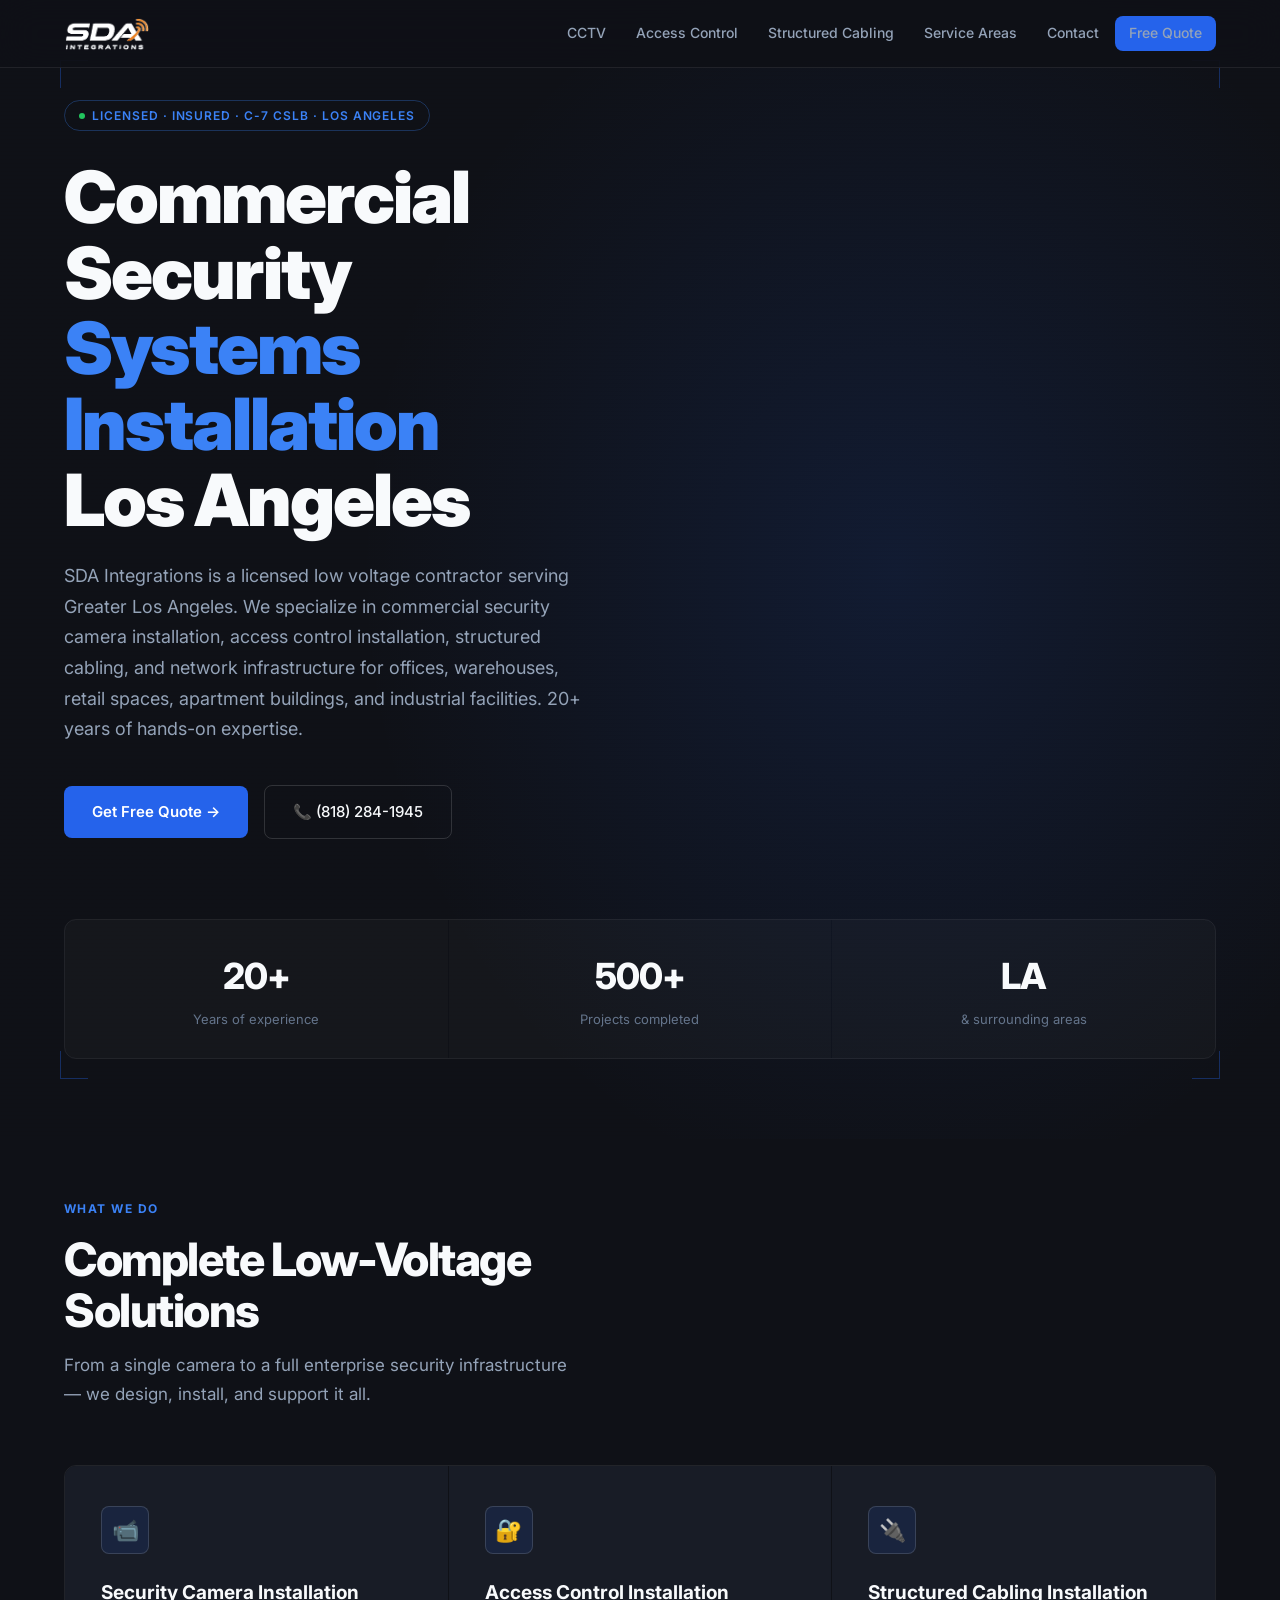
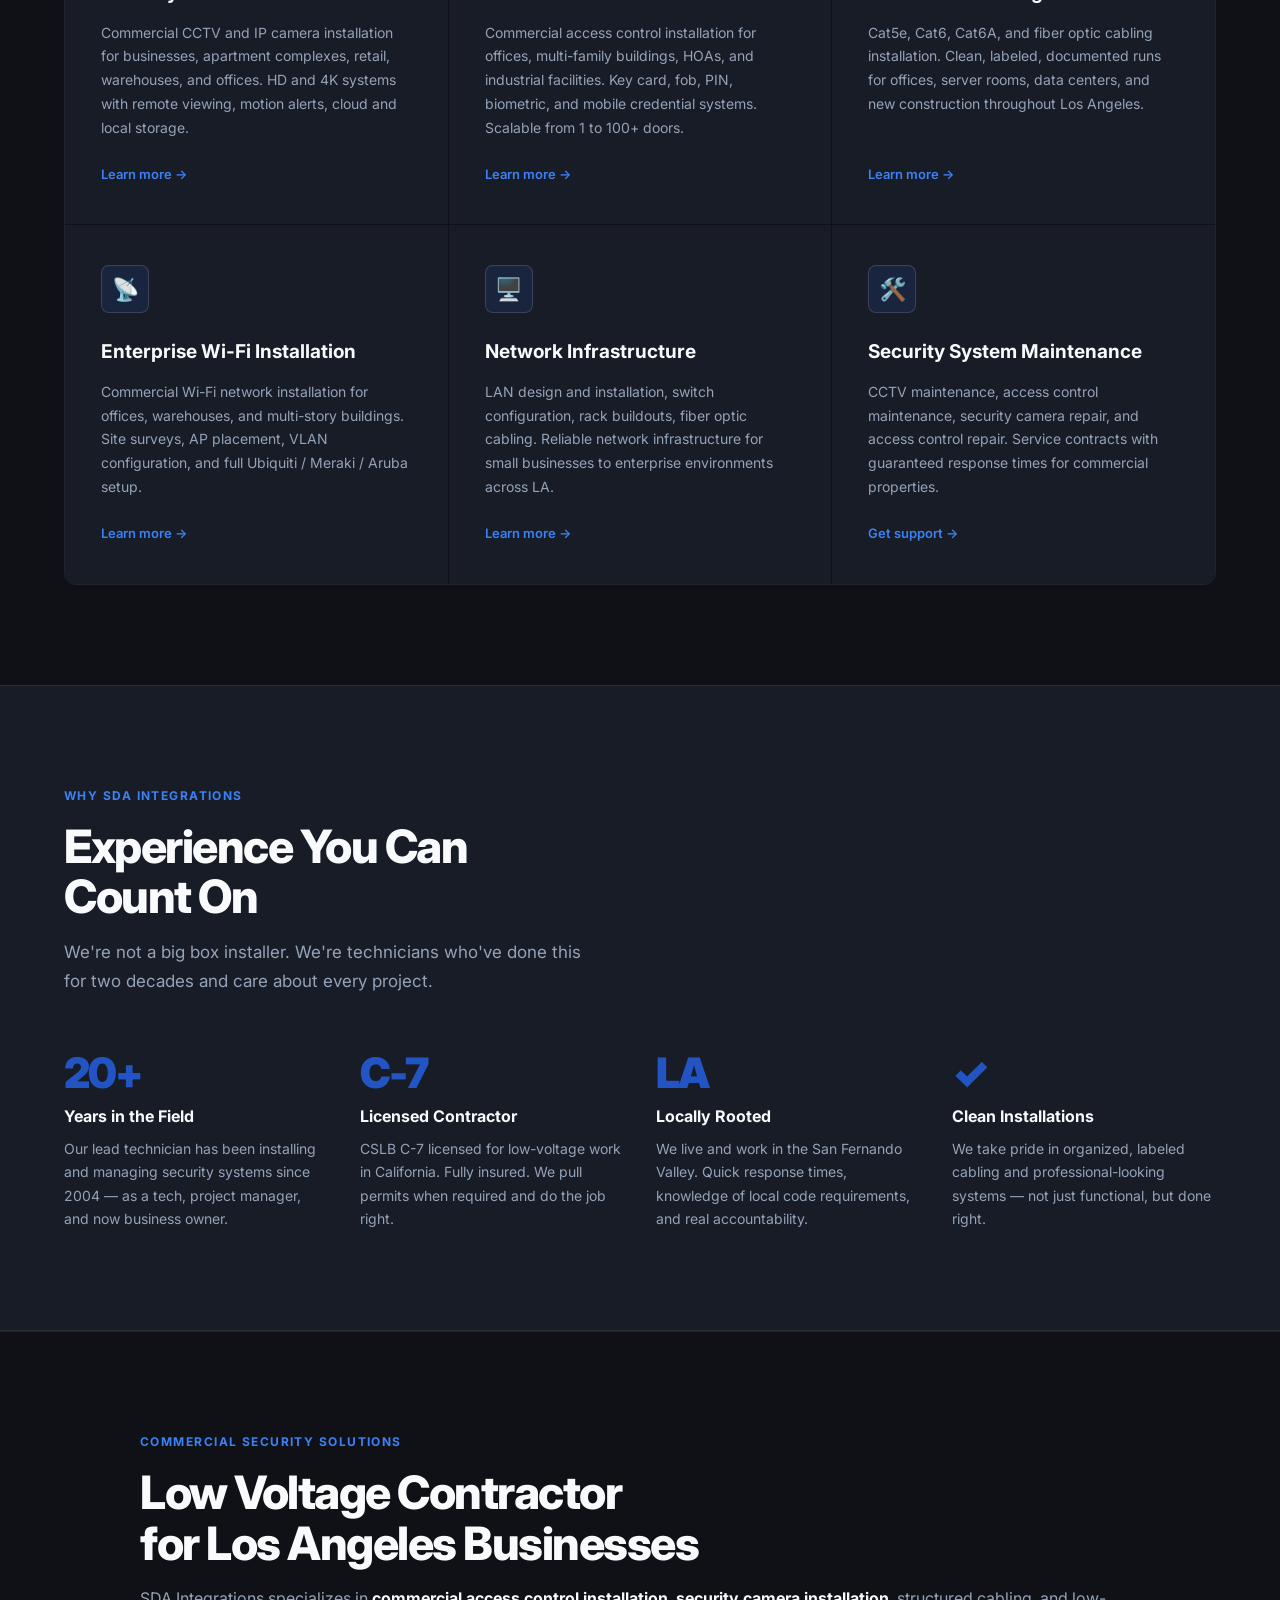
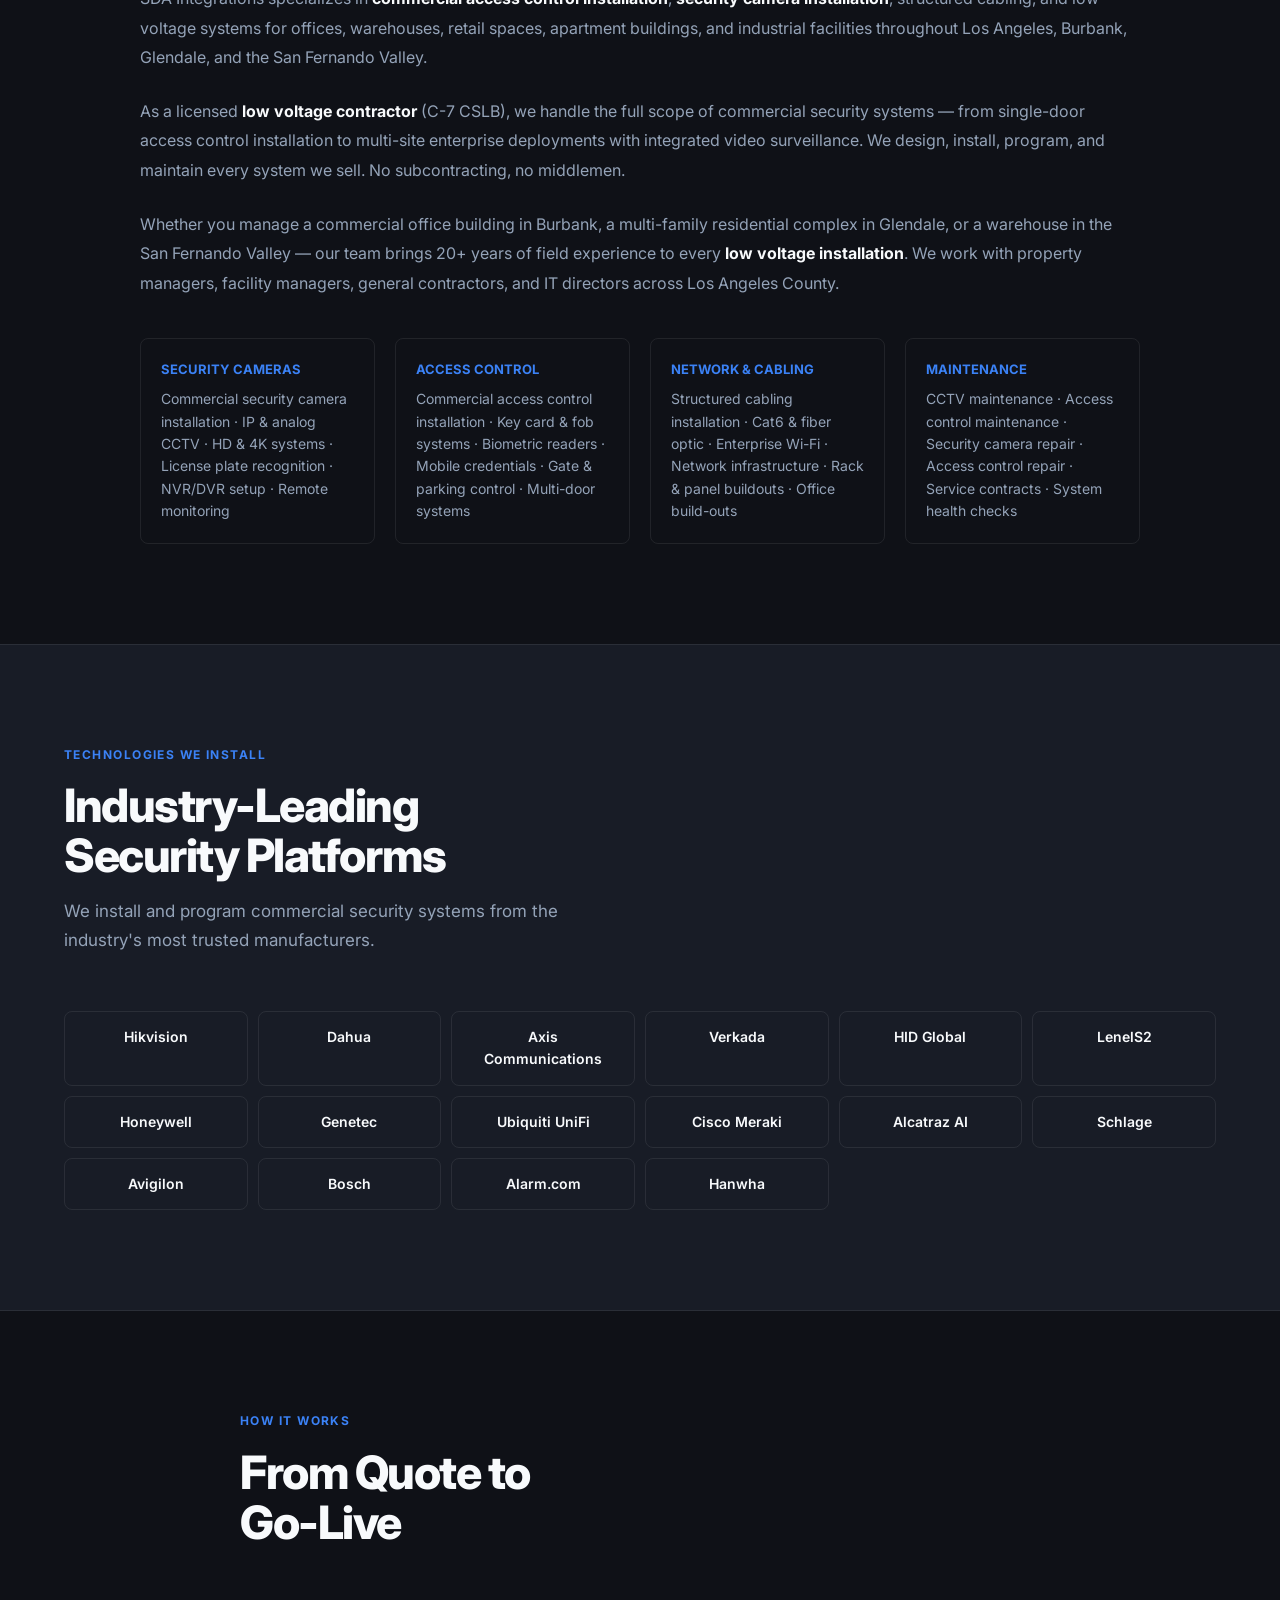
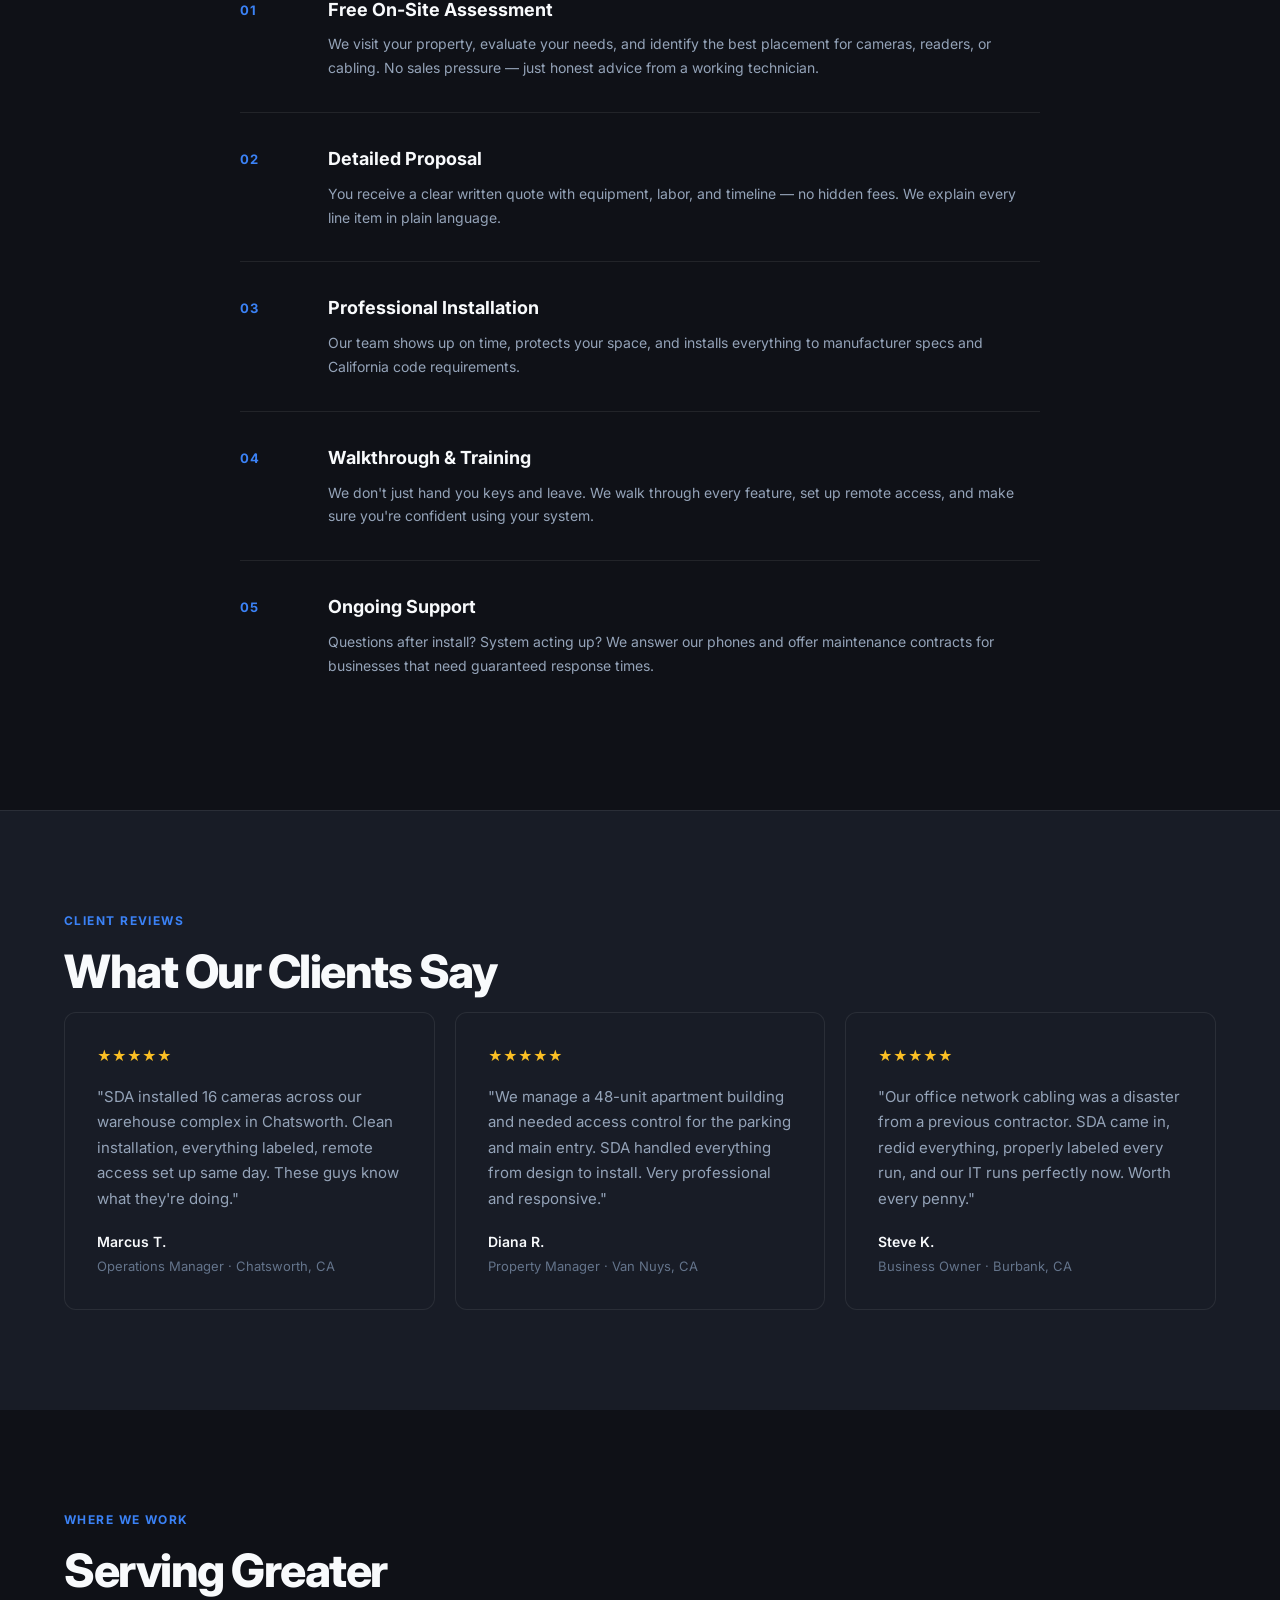
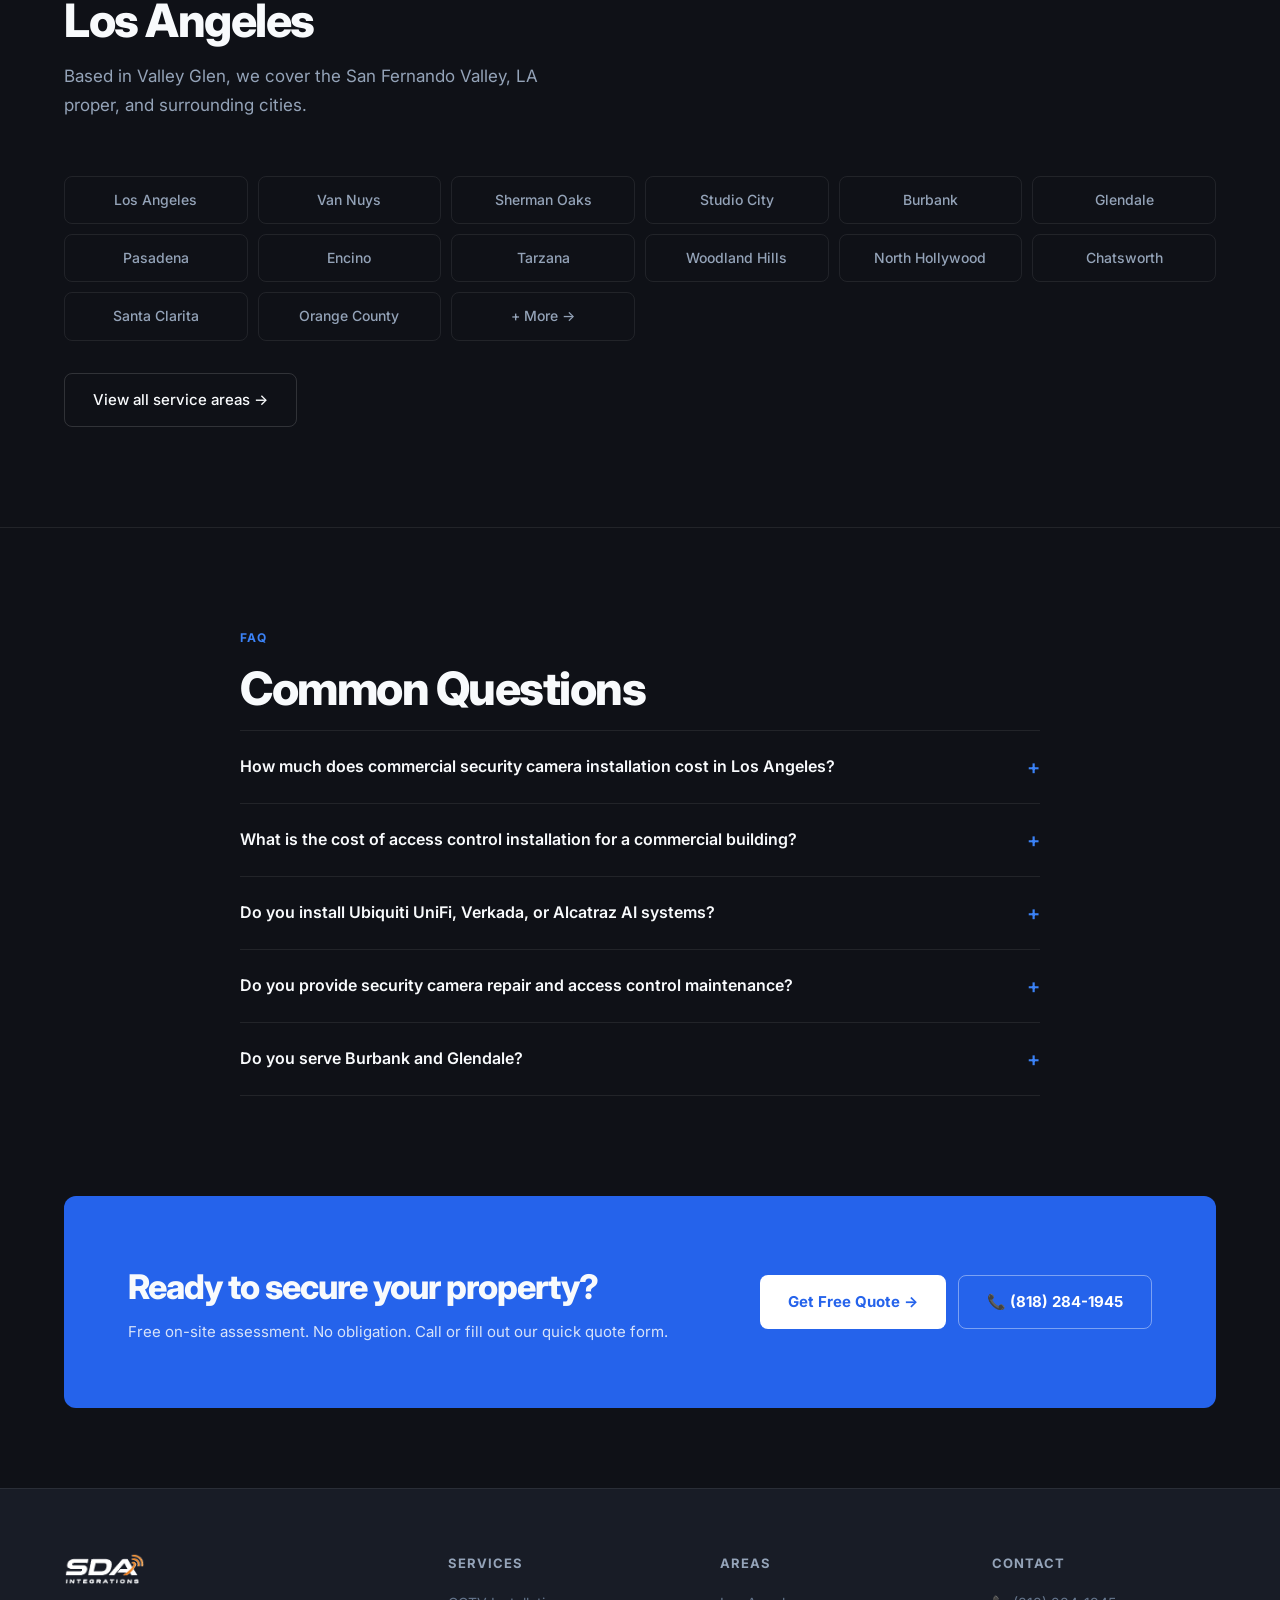
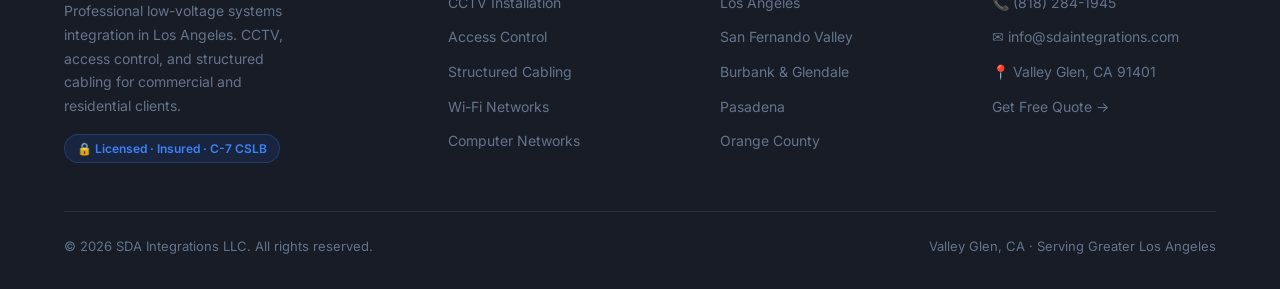
<file: index.html>
<!DOCTYPE html>
<html lang="en">
<head>
  <meta charset="UTF-8">
  <meta name="viewport" content="width=device-width, initial-scale=1.0">
  <title>Commercial Security Camera & Access Control Installation Los Angeles | SDA Integrations</title>
  <meta name="description" content="Licensed low voltage contractor in Los Angeles. Commercial security camera installation, access control installation, structured cabling & network infrastructure. C-7 CSLB. Free quote: (818) 284-1945.">
  <meta name="keywords" content="commercial security camera installation Los Angeles, access control installation LA, low voltage contractor Los Angeles, CCTV installation, structured cabling, security system installation Burbank, access control Glendale, low voltage company LA">
  <link rel="icon" type="image/png" href="images/favicon-32.png">
  <link rel="canonical" href="https://sdaintegrations.com/">
  <!-- Open Graph -->
  <meta property="og:title" content="Commercial Security Camera & Access Control Installation Los Angeles | SDA Integrations">
  <meta property="og:description" content="Licensed low voltage contractor in Los Angeles. Security camera installation, access control, structured cabling. C-7 CSLB. Free quote.">
  <meta property="og:type" content="website">
  <meta property="og:url" content="https://sdaintegrations.com/">
  <meta property="og:site_name" content="SDA Integrations">
  <!-- Schema.org -->
  <script type="application/ld+json">
  {
    "@context": "https://schema.org",
    "@type": ["LocalBusiness", "ElectricalContractor"],
    "name": "SDA Integrations",
    "description": "Professional CCTV, access control, and low-voltage systems installation in Los Angeles.",
    "url": "https://sdaintegrations.com/",
    "telephone": "+1-818-284-1945",
    "email": "info@sdaintegrations.com",
    "image": "https://sdaintegrations.com/images/logo.png",
    "address": {
      "@type": "PostalAddress",
      "streetAddress": "6333 Woodman Ave",
      "addressLocality": "Valley Glen",
      "addressRegion": "CA",
      "postalCode": "91401",
      "addressCountry": "US"
    },
    "geo": { "@type": "GeoCoordinates", "latitude": 34.1897, "longitude": -118.4010 },
    "areaServed": [
      "Los Angeles","San Fernando Valley","Burbank","Glendale",
      "Pasadena","Sherman Oaks","Studio City","Encino","Orange County, Irvine"
    ],
    "openingHoursSpecification": {
      "@type": "OpeningHoursSpecification",
      "dayOfWeek": ["Monday","Tuesday","Wednesday","Thursday","Friday"],
      "opens": "08:00",
      "closes": "18:00"
    },
    "priceRange": "$$",
    "hasOfferCatalog": {
      "@type": "OfferCatalog",
      "name": "Low-Voltage Security Services",
      "itemListElement": [
        {"@type":"Offer","itemOffered":{"@type":"Service","name":"CCTV Video Surveillance Installation"}},
        {"@type":"Offer","itemOffered":{"@type":"Service","name":"Access Control Systems"}},
        {"@type":"Offer","itemOffered":{"@type":"Service","name":"Structured Cabling"}},
        {"@type":"Offer","itemOffered":{"@type":"Service","name":"Wi-Fi Network Installation"}}
      ]
    },
    "sameAs": []
  }
  </script>
  <script type="application/ld+json">
  {
    "@context": "https://schema.org",
    "@type": "WebSite",
    "name": "SDA Integrations",
    "url": "https://sdaintegrations.com/"
  }
  </script>
  <link rel="stylesheet" href="style.css">
  <!-- Cloudflare Web Analytics -->
  <script defer src='https://static.cloudflareinsights.com/beacon.min.js' data-cf-beacon='{"token": "8f429fe2d3af4b71b2d57b121cf7b07f"}'></script>
  <!-- End Cloudflare Web Analytics -->
</head>
<body>

<div id="nav-inject"></div>

<!-- HERO -->
<section class="hero">
  <div class="hero-bg"></div>
  <div class="scanlines"></div>
  <div class="viewfinder"><div class="vf-br"></div></div>

  <div style="max-width:1200px;width:100%;margin:0 auto;">
    <div class="hero-content">
      <div class="hero-badge">
        <span class="live-dot"></span>
        Licensed · Insured · C-7 CSLB · Los Angeles
      </div>

      <h1>Commercial Security<br><span>Systems Installation</span><br>Los Angeles</h1>

      <p>SDA Integrations is a licensed low voltage contractor serving Greater Los Angeles. We specialize in commercial security camera installation, access control installation, structured cabling, and network infrastructure for offices, warehouses, retail spaces, apartment buildings, and industrial facilities. 20+ years of hands-on expertise.</p>

      <div class="hero-actions">
        <a href="pages/contact.html" class="btn-primary">
          Get Free Quote →
        </a>
        <a href="tel:8182841945" class="btn-secondary">
          📞 (818) 284-1945
        </a>
      </div>
    </div>

    <div class="hero-stats">
      <div class="hero-stat">
        <strong>20+</strong>
        <span>Years of experience</span>
      </div>
      <div class="hero-stat">
        <strong>500+</strong>
        <span>Projects completed</span>
      </div>
      <div class="hero-stat">
        <strong>LA</strong>
        <span>& surrounding areas</span>
      </div>
    </div>
  </div>
</section>

<!-- SERVICES -->
<section id="services" style="padding-top:60px;">
  <div style="max-width:1200px;margin:0 auto;">
    <p class="section-label">What We Do</p>
    <h2 class="section-title">Complete Low-Voltage<br>Solutions</h2>
    <p class="section-sub">From a single camera to a full enterprise security infrastructure — we design, install, and support it all.</p>

    <div class="services-grid">
      <div class="service-card">
        <div class="service-icon">📹</div>
        <h3>Security Camera Installation</h3>
        <p>Commercial CCTV and IP camera installation for businesses, apartment complexes, retail, warehouses, and offices. HD and 4K systems with remote viewing, motion alerts, cloud and local storage.</p>
        <a href="pages/cctv.html" class="service-link">Learn more →</a>
      </div>
      <div class="service-card">
        <div class="service-icon">🔐</div>
        <h3>Access Control Installation</h3>
        <p>Commercial access control installation for offices, multi-family buildings, HOAs, and industrial facilities. Key card, fob, PIN, biometric, and mobile credential systems. Scalable from 1 to 100+ doors.</p>
        <a href="pages/access-control.html" class="service-link">Learn more →</a>
      </div>
      <div class="service-card">
        <div class="service-icon">🔌</div>
        <h3>Structured Cabling Installation</h3>
        <p>Cat5e, Cat6, Cat6A, and fiber optic cabling installation. Clean, labeled, documented runs for offices, server rooms, data centers, and new construction throughout Los Angeles.</p>
        <a href="pages/structured-cabling.html" class="service-link">Learn more →</a>
      </div>
      <div class="service-card">
        <div class="service-icon">📡</div>
        <h3>Enterprise Wi-Fi Installation</h3>
        <p>Commercial Wi-Fi network installation for offices, warehouses, and multi-story buildings. Site surveys, AP placement, VLAN configuration, and full Ubiquiti / Meraki / Aruba setup.</p>
        <a href="pages/structured-cabling.html" class="service-link">Learn more →</a>
      </div>
      <div class="service-card">
        <div class="service-icon">🖥️</div>
        <h3>Network Infrastructure</h3>
        <p>LAN design and installation, switch configuration, rack buildouts, fiber optic cabling. Reliable network infrastructure for small businesses to enterprise environments across LA.</p>
        <a href="pages/structured-cabling.html" class="service-link">Learn more →</a>
      </div>
      <div class="service-card">
        <div class="service-icon">🛠️</div>
        <h3>Security System Maintenance</h3>
        <p>CCTV maintenance, access control maintenance, security camera repair, and access control repair. Service contracts with guaranteed response times for commercial properties.</p>
        <a href="pages/contact.html" class="service-link">Get support →</a>
      </div>
    </div>
  </div>
</section>

<!-- WHY US -->
<section style="background:var(--black2); border-top:1px solid var(--gray-border); border-bottom:1px solid var(--gray-border);">
  <div style="max-width:1200px;margin:0 auto;">
    <p class="section-label">Why SDA Integrations</p>
    <h2 class="section-title">Experience You Can<br>Count On</h2>
    <p class="section-sub">We're not a big box installer. We're technicians who've done this for two decades and care about every project.</p>

    <div class="why-grid">
      <div class="why-item">
        <div class="why-num">20+</div>
        <h4>Years in the Field</h4>
        <p>Our lead technician has been installing and managing security systems since 2004 — as a tech, project manager, and now business owner.</p>
      </div>
      <div class="why-item">
        <div class="why-num">C-7</div>
        <h4>Licensed Contractor</h4>
        <p>CSLB C-7 licensed for low-voltage work in California. Fully insured. We pull permits when required and do the job right.</p>
      </div>
      <div class="why-item">
        <div class="why-num">LA</div>
        <h4>Locally Rooted</h4>
        <p>We live and work in the San Fernando Valley. Quick response times, knowledge of local code requirements, and real accountability.</p>
      </div>
      <div class="why-item">
        <div class="why-num">✓</div>
        <h4>Clean Installations</h4>
        <p>We take pride in organized, labeled cabling and professional-looking systems — not just functional, but done right.</p>
      </div>
    </div>
  </div>
</section>

<!-- COMMERCIAL SECURITY SOLUTIONS — SEO TEXT BLOCK -->
<section style="border-top:1px solid var(--gray-border);">
  <div style="max-width:1000px;margin:0 auto;">
    <p class="section-label">Commercial Security Solutions</p>
    <h2 class="section-title">Low Voltage Contractor<br>for Los Angeles Businesses</h2>

    <p style="font-size:16px;color:var(--gray-light);line-height:1.85;margin-bottom:24px;">SDA Integrations specializes in <strong style="color:var(--white)">commercial access control installation</strong>, <strong style="color:var(--white)">security camera installation</strong>, structured cabling, and low-voltage systems for offices, warehouses, retail spaces, apartment buildings, and industrial facilities throughout Los Angeles, Burbank, Glendale, and the San Fernando Valley.</p>

    <p style="font-size:16px;color:var(--gray-light);line-height:1.85;margin-bottom:24px;">As a licensed <strong style="color:var(--white)">low voltage contractor</strong> (C-7 CSLB), we handle the full scope of commercial security systems — from single-door access control installation to multi-site enterprise deployments with integrated video surveillance. We design, install, program, and maintain every system we sell. No subcontracting, no middlemen.</p>

    <p style="font-size:16px;color:var(--gray-light);line-height:1.85;margin-bottom:40px;">Whether you manage a commercial office building in Burbank, a multi-family residential complex in Glendale, or a warehouse in the San Fernando Valley — our team brings 20+ years of field experience to every <strong style="color:var(--white)">low voltage installation</strong>. We work with property managers, facility managers, general contractors, and IT directors across Los Angeles County.</p>

    <div style="display:grid;grid-template-columns:repeat(auto-fit,minmax(200px,1fr));gap:20px;">
      <div style="padding:20px;border:1px solid var(--gray-border);border-radius:var(--radius-sm);">
        <p style="font-size:13px;font-weight:700;color:var(--blue-light);margin-bottom:8px;">SECURITY CAMERAS</p>
        <p style="font-size:14px;color:var(--gray-light);line-height:1.6;">Commercial security camera installation · IP & analog CCTV · HD & 4K systems · License plate recognition · NVR/DVR setup · Remote monitoring</p>
      </div>
      <div style="padding:20px;border:1px solid var(--gray-border);border-radius:var(--radius-sm);">
        <p style="font-size:13px;font-weight:700;color:var(--blue-light);margin-bottom:8px;">ACCESS CONTROL</p>
        <p style="font-size:14px;color:var(--gray-light);line-height:1.6;">Commercial access control installation · Key card & fob systems · Biometric readers · Mobile credentials · Gate & parking control · Multi-door systems</p>
      </div>
      <div style="padding:20px;border:1px solid var(--gray-border);border-radius:var(--radius-sm);">
        <p style="font-size:13px;font-weight:700;color:var(--blue-light);margin-bottom:8px;">NETWORK & CABLING</p>
        <p style="font-size:14px;color:var(--gray-light);line-height:1.6;">Structured cabling installation · Cat6 & fiber optic · Enterprise Wi-Fi · Network infrastructure · Rack & panel buildouts · Office build-outs</p>
      </div>
      <div style="padding:20px;border:1px solid var(--gray-border);border-radius:var(--radius-sm);">
        <p style="font-size:13px;font-weight:700;color:var(--blue-light);margin-bottom:8px;">MAINTENANCE</p>
        <p style="font-size:14px;color:var(--gray-light);line-height:1.6;">CCTV maintenance · Access control maintenance · Security camera repair · Access control repair · Service contracts · System health checks</p>
      </div>
    </div>
  </div>
</section>

<!-- TECHNOLOGIES / BRANDS -->
<section style="background:var(--black2);border-top:1px solid var(--gray-border);border-bottom:1px solid var(--gray-border);">
  <div style="max-width:1200px;margin:0 auto;">
    <p class="section-label">Technologies We Install</p>
    <h2 class="section-title">Industry-Leading<br>Security Platforms</h2>
    <p class="section-sub">We install and program commercial security systems from the industry's most trusted manufacturers.</p>

    <div style="display:grid;grid-template-columns:repeat(auto-fill,minmax(160px,1fr));gap:10px;">
      <div style="padding:14px 18px;border:1px solid var(--gray-border);border-radius:var(--radius-sm);font-size:14px;font-weight:600;color:var(--white);text-align:center;">Hikvision</div>
      <div style="padding:14px 18px;border:1px solid var(--gray-border);border-radius:var(--radius-sm);font-size:14px;font-weight:600;color:var(--white);text-align:center;">Dahua</div>
      <div style="padding:14px 18px;border:1px solid var(--gray-border);border-radius:var(--radius-sm);font-size:14px;font-weight:600;color:var(--white);text-align:center;">Axis Communications</div>
      <div style="padding:14px 18px;border:1px solid var(--gray-border);border-radius:var(--radius-sm);font-size:14px;font-weight:600;color:var(--white);text-align:center;">Verkada</div>
      <div style="padding:14px 18px;border:1px solid var(--gray-border);border-radius:var(--radius-sm);font-size:14px;font-weight:600;color:var(--white);text-align:center;">HID Global</div>
      <div style="padding:14px 18px;border:1px solid var(--gray-border);border-radius:var(--radius-sm);font-size:14px;font-weight:600;color:var(--white);text-align:center;">LenelS2</div>
      <div style="padding:14px 18px;border:1px solid var(--gray-border);border-radius:var(--radius-sm);font-size:14px;font-weight:600;color:var(--white);text-align:center;">Honeywell</div>
      <div style="padding:14px 18px;border:1px solid var(--gray-border);border-radius:var(--radius-sm);font-size:14px;font-weight:600;color:var(--white);text-align:center;">Genetec</div>
      <div style="padding:14px 18px;border:1px solid var(--gray-border);border-radius:var(--radius-sm);font-size:14px;font-weight:600;color:var(--white);text-align:center;">Ubiquiti UniFi</div>
      <div style="padding:14px 18px;border:1px solid var(--gray-border);border-radius:var(--radius-sm);font-size:14px;font-weight:600;color:var(--white);text-align:center;">Cisco Meraki</div>
      <div style="padding:14px 18px;border:1px solid var(--gray-border);border-radius:var(--radius-sm);font-size:14px;font-weight:600;color:var(--white);text-align:center;">Alcatraz AI</div>
      <div style="padding:14px 18px;border:1px solid var(--gray-border);border-radius:var(--radius-sm);font-size:14px;font-weight:600;color:var(--white);text-align:center;">Schlage</div>
      <div style="padding:14px 18px;border:1px solid var(--gray-border);border-radius:var(--radius-sm);font-size:14px;font-weight:600;color:var(--white);text-align:center;">Avigilon</div>
      <div style="padding:14px 18px;border:1px solid var(--gray-border);border-radius:var(--radius-sm);font-size:14px;font-weight:600;color:var(--white);text-align:center;">Bosch</div>
      <div style="padding:14px 18px;border:1px solid var(--gray-border);border-radius:var(--radius-sm);font-size:14px;font-weight:600;color:var(--white);text-align:center;">Alarm.com</div>
      <div style="padding:14px 18px;border:1px solid var(--gray-border);border-radius:var(--radius-sm);font-size:14px;font-weight:600;color:var(--white);text-align:center;">Hanwha</div>
    </div>
  </div>
</section>
<section>
  <div style="max-width:800px;margin:0 auto;">
    <p class="section-label">How It Works</p>
    <h2 class="section-title">From Quote to<br>Go-Live</h2>

    <div class="process-list">
      <div class="process-step">
        <div class="step-num">01</div>
        <div>
          <h4>Free On-Site Assessment</h4>
          <p>We visit your property, evaluate your needs, and identify the best placement for cameras, readers, or cabling. No sales pressure — just honest advice from a working technician.</p>
        </div>
      </div>
      <div class="process-step">
        <div class="step-num">02</div>
        <div>
          <h4>Detailed Proposal</h4>
          <p>You receive a clear written quote with equipment, labor, and timeline — no hidden fees. We explain every line item in plain language.</p>
        </div>
      </div>
      <div class="process-step">
        <div class="step-num">03</div>
        <div>
          <h4>Professional Installation</h4>
          <p>Our team shows up on time, protects your space, and installs everything to manufacturer specs and California code requirements.</p>
        </div>
      </div>
      <div class="process-step">
        <div class="step-num">04</div>
        <div>
          <h4>Walkthrough & Training</h4>
          <p>We don't just hand you keys and leave. We walk through every feature, set up remote access, and make sure you're confident using your system.</p>
        </div>
      </div>
      <div class="process-step">
        <div class="step-num">05</div>
        <div>
          <h4>Ongoing Support</h4>
          <p>Questions after install? System acting up? We answer our phones and offer maintenance contracts for businesses that need guaranteed response times.</p>
        </div>
      </div>
    </div>
  </div>
</section>

<!-- TESTIMONIALS -->
<section style="background:var(--black2);border-top:1px solid var(--gray-border);">
  <div style="max-width:1200px;margin:0 auto;">
    <p class="section-label">Client Reviews</p>
    <h2 class="section-title">What Our Clients Say</h2>

    <div class="testimonials-grid">
      <div class="testimonial">
        <div class="stars">★★★★★</div>
        <p>"SDA installed 16 cameras across our warehouse complex in Chatsworth. Clean installation, everything labeled, remote access set up same day. These guys know what they're doing."</p>
        <div class="testimonial-author">Marcus T.</div>
        <div class="testimonial-role">Operations Manager · Chatsworth, CA</div>
      </div>
      <div class="testimonial">
        <div class="stars">★★★★★</div>
        <p>"We manage a 48-unit apartment building and needed access control for the parking and main entry. SDA handled everything from design to install. Very professional and responsive."</p>
        <div class="testimonial-author">Diana R.</div>
        <div class="testimonial-role">Property Manager · Van Nuys, CA</div>
      </div>
      <div class="testimonial">
        <div class="stars">★★★★★</div>
        <p>"Our office network cabling was a disaster from a previous contractor. SDA came in, redid everything, properly labeled every run, and our IT runs perfectly now. Worth every penny."</p>
        <div class="testimonial-author">Steve K.</div>
        <div class="testimonial-role">Business Owner · Burbank, CA</div>
      </div>
    </div>
  </div>
</section>

<!-- SERVICE AREAS PREVIEW -->
<section>
  <div style="max-width:1200px;margin:0 auto;">
    <p class="section-label">Where We Work</p>
    <h2 class="section-title">Serving Greater<br>Los Angeles</h2>
    <p class="section-sub">Based in Valley Glen, we cover the San Fernando Valley, LA proper, and surrounding cities.</p>

    <div class="areas-grid">
      <div class="area-tag">Los Angeles</div>
      <div class="area-tag">Van Nuys</div>
      <div class="area-tag">Sherman Oaks</div>
      <div class="area-tag">Studio City</div>
      <div class="area-tag">Burbank</div>
      <div class="area-tag">Glendale</div>
      <div class="area-tag">Pasadena</div>
      <div class="area-tag">Encino</div>
      <div class="area-tag">Tarzana</div>
      <div class="area-tag">Woodland Hills</div>
      <div class="area-tag">North Hollywood</div>
      <div class="area-tag">Chatsworth</div>
      <div class="area-tag">Santa Clarita</div>
      <div class="area-tag">Orange County</div>
      <div class="area-tag">+ More →</div>
    </div>

    <div style="margin-top:32px;">
      <a href="pages/service-areas.html" class="btn-secondary">View all service areas →</a>
    </div>
  </div>
</section>

<!-- FAQ -->
<section style="border-top:1px solid var(--gray-border);">
  <div style="max-width:800px;margin:0 auto;">
    <p class="section-label">FAQ</p>
    <h2 class="section-title">Common Questions</h2>

    <div style="display:flex;flex-direction:column;gap:0;">
      <details style="border-top:1px solid var(--gray-border);padding:20px 0;cursor:pointer;">
        <summary style="font-size:16px;font-weight:600;list-style:none;display:flex;justify-content:space-between;align-items:center;color:var(--white);">
          How much does commercial security camera installation cost in Los Angeles?
          <span style="color:var(--blue-light);font-size:20px;">+</span>
        </summary>
        <p style="font-size:14px;color:var(--gray-light);line-height:1.75;margin-top:14px;">Commercial security camera installation in Los Angeles typically starts around $1,500–$2,500 for a basic 4–8 camera system with NVR. Larger commercial properties with 16–32+ cameras run $4,000–$12,000+, depending on camera type, cable runs, and recording infrastructure. We provide a free on-site assessment and written quote before any work begins.</p>
      </details>

      <details style="border-top:1px solid var(--gray-border);padding:20px 0;cursor:pointer;">
        <summary style="font-size:16px;font-weight:600;list-style:none;display:flex;justify-content:space-between;align-items:center;color:var(--white);">
          What is the cost of access control installation for a commercial building?
          <span style="color:var(--blue-light);font-size:20px;">+</span>
        </summary>
        <p style="font-size:14px;color:var(--gray-light);line-height:1.75;margin-top:14px;">Access control installation for a single door in Los Angeles typically starts at $800–$1,500, including reader, controller, and electric strike or magnetic lock. Multi-door commercial systems range from $2,500 for a small office to $15,000+ for a large building with 10+ doors, parking gates, and a management platform. We offer both standalone and cloud-managed systems.</p>
      </details>

      <details style="border-top:1px solid var(--gray-border);padding:20px 0;cursor:pointer;">
        <summary style="font-size:16px;font-weight:600;list-style:none;display:flex;justify-content:space-between;align-items:center;color:var(--white);">
          Do you install Ubiquiti UniFi, Verkada, or Alcatraz AI systems?
          <span style="color:var(--blue-light);font-size:20px;">+</span>
        </summary>
        <p style="font-size:14px;color:var(--gray-light);line-height:1.75;margin-top:14px;">Yes. We install and configure Ubiquiti UniFi Access and UniFi Protect, Verkada cameras and access control, Alcatraz AI facial recognition access control, and many other platforms including HID, LenelS2, Honeywell, Genetec, Hikvision, Dahua, Axis, Schlage, Avigilon, and Cisco Meraki. We work with the platform that fits your needs and budget.</p>
      </details>

      <details style="border-top:1px solid var(--gray-border);padding:20px 0;cursor:pointer;">
        <summary style="font-size:16px;font-weight:600;list-style:none;display:flex;justify-content:space-between;align-items:center;color:var(--white);">
          Do you provide security camera repair and access control maintenance?
          <span style="color:var(--blue-light);font-size:20px;">+</span>
        </summary>
        <p style="font-size:14px;color:var(--gray-light);line-height:1.75;margin-top:14px;">Yes. We offer CCTV maintenance, security camera repair, access control maintenance, and access control repair for both systems we installed and existing third-party systems. We also offer service contracts for commercial properties that need scheduled maintenance and guaranteed response times.</p>
      </details>

      <details style="border-top:1px solid var(--gray-border);border-bottom:1px solid var(--gray-border);padding:20px 0;cursor:pointer;">
        <summary style="font-size:16px;font-weight:600;list-style:none;display:flex;justify-content:space-between;align-items:center;color:var(--white);">
          Do you serve Burbank and Glendale?
          <span style="color:var(--blue-light);font-size:20px;">+</span>
        </summary>
        <p style="font-size:14px;color:var(--gray-light);line-height:1.75;margin-top:14px;">Yes. SDA Integrations regularly installs security camera systems and access control in Burbank and Glendale. We serve the entire San Fernando Valley and Greater Los Angeles area, including Burbank, Glendale, Pasadena, Sherman Oaks, Studio City, Van Nuys, North Hollywood, Encino, and surrounding cities. Call (818) 284-1945 to discuss your project.</p>
      </details>
    </div>
  </div>
</section>

<!-- CTA BAND -->
<div class="cta-band">
  <div>
    <h2>Ready to secure your property?</h2>
    <p>Free on-site assessment. No obligation. Call or fill out our quick quote form.</p>
  </div>
  <div style="display:flex;gap:12px;flex-wrap:wrap;">
    <a href="pages/contact.html" class="btn-white">Get Free Quote →</a>
    <a href="tel:8182841945" class="btn-white" style="background:transparent;color:#fff;border:1px solid rgba(255,255,255,0.4);">📞 (818) 284-1945</a>
  </div>
</div>

<div id="footer-inject"></div>

<script src="shared.js"></script>
<script>
  document.getElementById('nav-inject').innerHTML = getNav('home', '');
  document.getElementById('footer-inject').innerHTML = getFooter('');
</script>
</body>
</html>
</file>
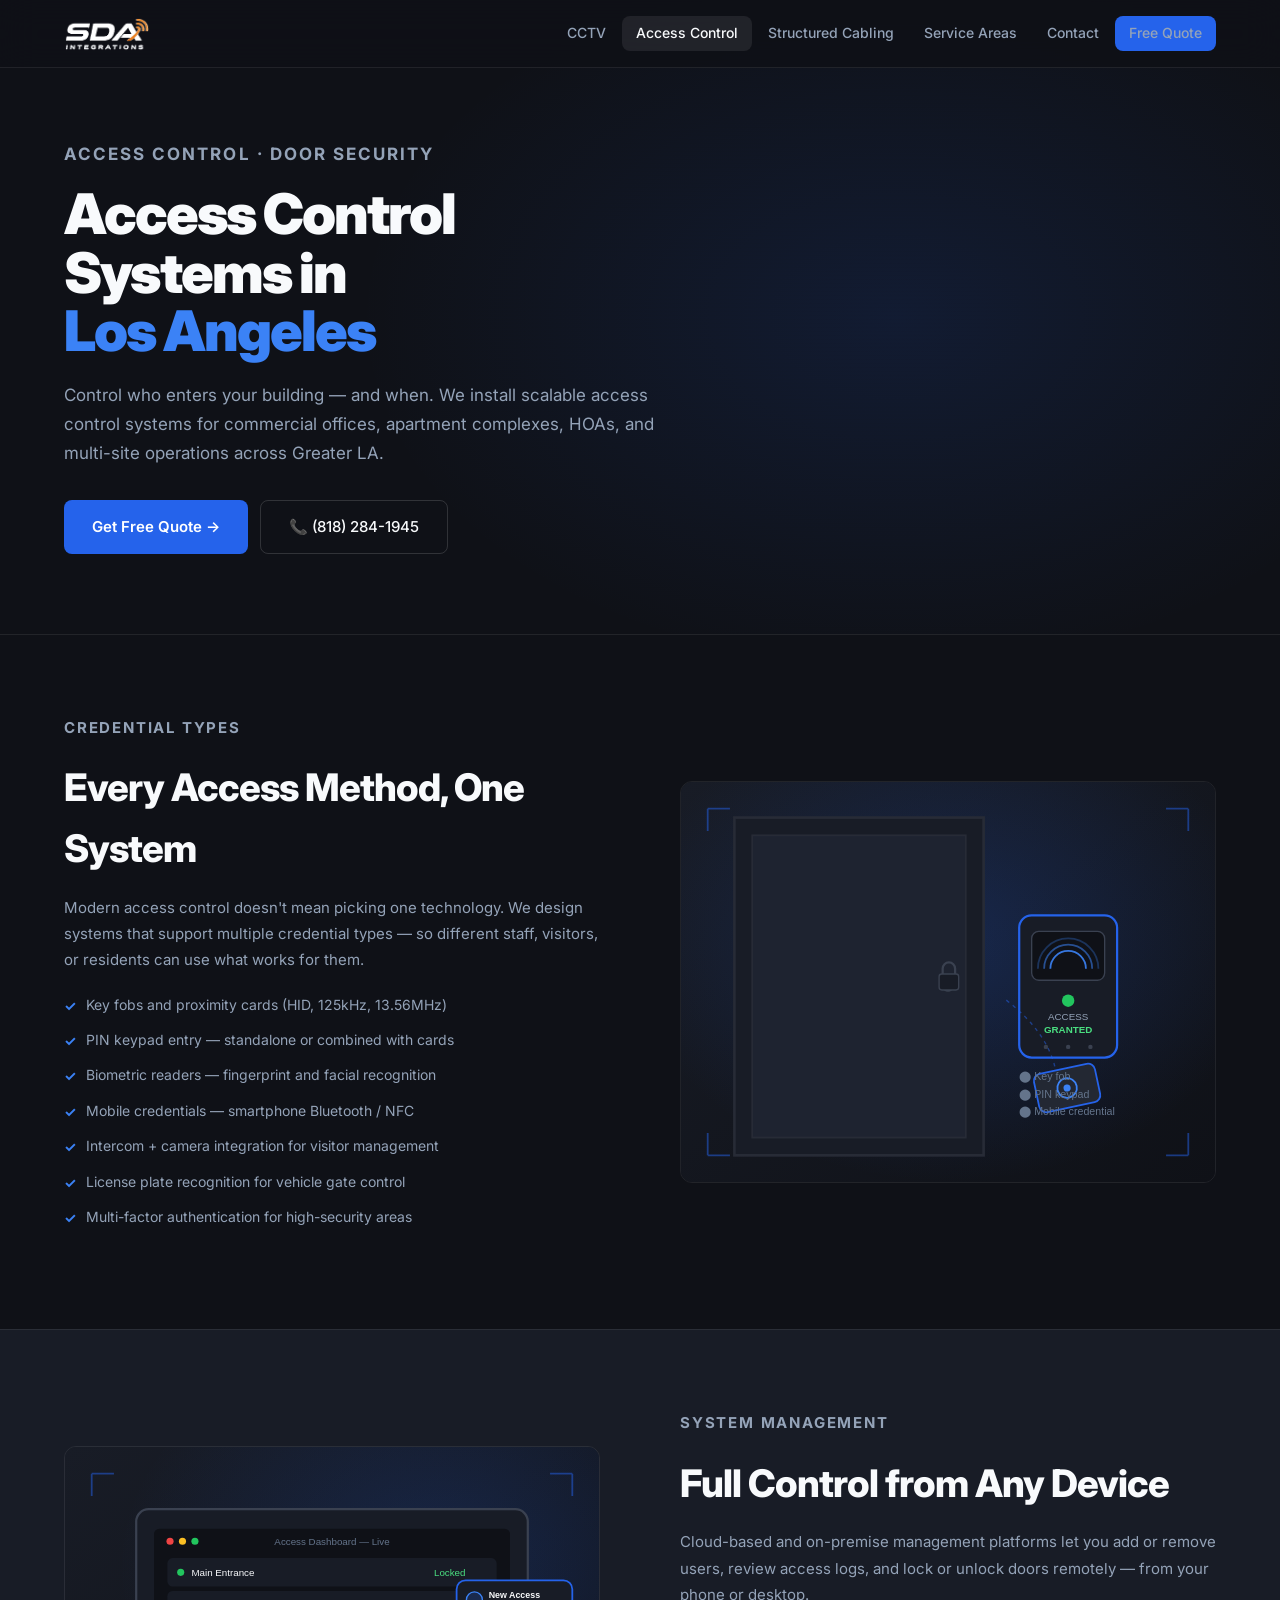
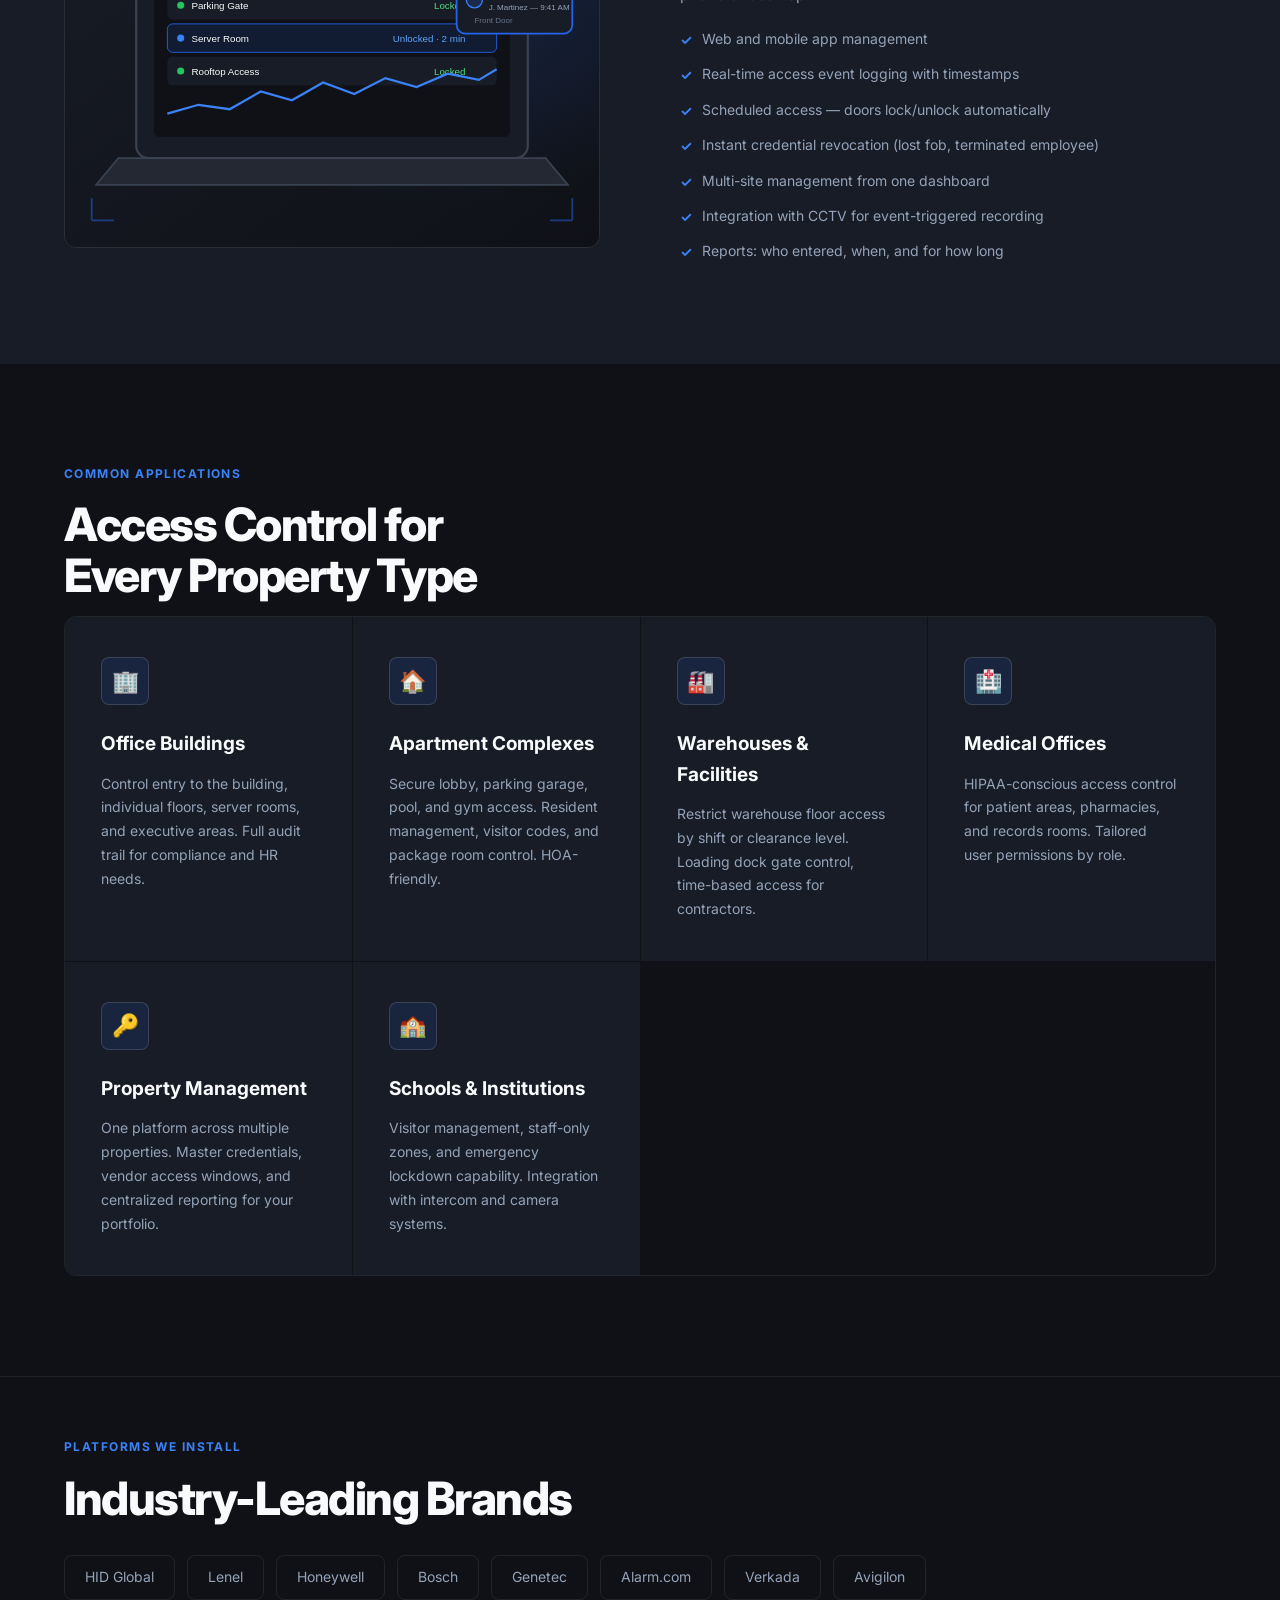
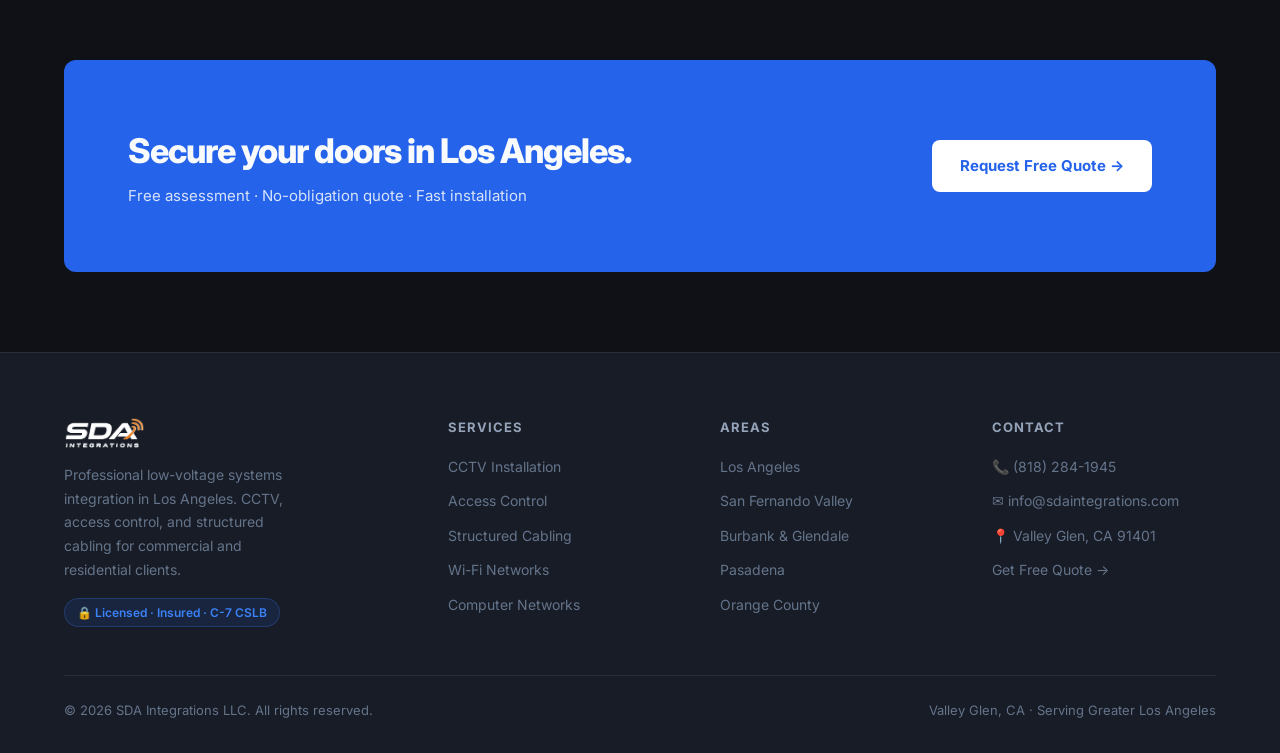
<file: pages/access-control.html>
<!DOCTYPE html>
<html lang="en">
<head>
  <meta charset="UTF-8">
  <meta name="viewport" content="width=device-width, initial-scale=1.0">
  <title>Access Control Systems Los Angeles | SDA Integrations</title>
  <meta name="description" content="Professional access control installation for businesses, apartments, and HOAs in Los Angeles. Key card, fob, biometric, and mobile access. Free quote: (818) 284-1945.">
  <meta name="keywords" content="access control Los Angeles, key card access system LA, door access control, apartment access control, commercial access control, biometric access control">
  <link rel="icon" type="image/png" href="../images/favicon-32.png">
  <link rel="canonical" href="https://sdaintegrations.com/pages/access-control">
  <meta property="og:title" content="Access Control Systems Los Angeles | SDA Integrations">
  <meta property="og:description" content="Key card, fob, biometric, and mobile access control for businesses and apartments in LA. Free quote.">
  <meta property="og:type" content="website">
  <meta property="og:url" content="https://sdaintegrations.com/pages/access-control">
  <script type="application/ld+json">
  {
    "@context": "https://schema.org",
    "@type": "Service",
    "serviceType": "Access Control Systems Installation",
    "name": "Access Control Systems Los Angeles",
    "description": "Key card, fob, PIN, and biometric access control installation for offices, apartments, and HOAs in Los Angeles.",
    "provider": {
      "@type": ["LocalBusiness", "ElectricalContractor"],
      "name": "SDA Integrations",
      "telephone": "+1-818-284-1945",
      "address": {
        "@type": "PostalAddress",
        "streetAddress": "6333 Woodman Ave",
        "addressLocality": "Valley Glen",
        "addressRegion": "CA",
        "postalCode": "91401",
        "addressCountry": "US"
      }
    },
    "areaServed": ["Los Angeles","San Fernando Valley","Burbank","Glendale","Pasadena"]
  }
  </script>
  <link rel="stylesheet" href="../style.css">
</head>
<body>

<div id="nav-inject"></div>

<div class="page-hero">
  <div class="hero-bg"></div>
  <div class="scanlines"></div>
  <div class="page-hero-content">
    <p class="section-label">Access Control · Door Security</p>
    <h1>Access Control<br>Systems in<br><span style="color:var(--blue-light)">Los Angeles</span></h1>
    <p>Control who enters your building — and when. We install scalable access control systems for commercial offices, apartment complexes, HOAs, and multi-site operations across Greater LA.</p>
    <div style="margin-top:32px;display:flex;gap:12px;flex-wrap:wrap;">
      <a href="contact.html" class="btn-primary">Get Free Quote →</a>
      <a href="tel:8182841945" class="btn-secondary">📞 (818) 284-1945</a>
    </div>
  </div>
</div>

<!-- CREDENTIAL TYPES -->
<div class="content-block">
  <div>
    <p class="section-label">Credential Types</p>
    <h2>Every Access Method, One System</h2>
    <p>Modern access control doesn't mean picking one technology. We design systems that support multiple credential types — so different staff, visitors, or residents can use what works for them.</p>
    <ul class="feature-list">
      <li>Key fobs and proximity cards (HID, 125kHz, 13.56MHz)</li>
      <li>PIN keypad entry — standalone or combined with cards</li>
      <li>Biometric readers — fingerprint and facial recognition</li>
      <li>Mobile credentials — smartphone Bluetooth / NFC</li>
      <li>Intercom + camera integration for visitor management</li>
      <li>License plate recognition for vehicle gate control</li>
      <li>Multi-factor authentication for high-security areas</li>
    </ul>
  </div>
  <div style="border-radius:var(--radius);overflow:hidden;border:1px solid var(--gray-border);">
    <img src="../images/access-control-illustration.svg" alt="Access control key card reader installed at office entrance" style="width:100%;display:block;">
  </div>
</div>

<!-- MANAGEMENT -->
<div class="content-block reverse" style="background:var(--black2);">
  <div>
    <p class="section-label">System Management</p>
    <h2>Full Control from Any Device</h2>
    <p>Cloud-based and on-premise management platforms let you add or remove users, review access logs, and lock or unlock doors remotely — from your phone or desktop.</p>
    <ul class="feature-list">
      <li>Web and mobile app management</li>
      <li>Real-time access event logging with timestamps</li>
      <li>Scheduled access — doors lock/unlock automatically</li>
      <li>Instant credential revocation (lost fob, terminated employee)</li>
      <li>Multi-site management from one dashboard</li>
      <li>Integration with CCTV for event-triggered recording</li>
      <li>Reports: who entered, when, and for how long</li>
    </ul>
  </div>
  <div style="border-radius:var(--radius);overflow:hidden;border:1px solid var(--gray-border);">
    <img src="../images/dashboard-illustration.svg" alt="Cloud access control management dashboard" style="width:100%;display:block;">
  </div>
</div>

<!-- USE CASES -->
<section>
  <div style="max-width:1200px;margin:0 auto;">
    <p class="section-label">Common Applications</p>
    <h2 class="section-title">Access Control for<br>Every Property Type</h2>

    <div class="services-grid" style="grid-template-columns:repeat(auto-fit,minmax(260px,1fr));">
      <div class="service-card">
        <div class="service-icon">🏢</div>
        <h3>Office Buildings</h3>
        <p>Control entry to the building, individual floors, server rooms, and executive areas. Full audit trail for compliance and HR needs.</p>
      </div>
      <div class="service-card">
        <div class="service-icon">🏠</div>
        <h3>Apartment Complexes</h3>
        <p>Secure lobby, parking garage, pool, and gym access. Resident management, visitor codes, and package room control. HOA-friendly.</p>
      </div>
      <div class="service-card">
        <div class="service-icon">🏭</div>
        <h3>Warehouses & Facilities</h3>
        <p>Restrict warehouse floor access by shift or clearance level. Loading dock gate control, time-based access for contractors.</p>
      </div>
      <div class="service-card">
        <div class="service-icon">🏥</div>
        <h3>Medical Offices</h3>
        <p>HIPAA-conscious access control for patient areas, pharmacies, and records rooms. Tailored user permissions by role.</p>
      </div>
      <div class="service-card">
        <div class="service-icon">🔑</div>
        <h3>Property Management</h3>
        <p>One platform across multiple properties. Master credentials, vendor access windows, and centralized reporting for your portfolio.</p>
      </div>
      <div class="service-card">
        <div class="service-icon">🏫</div>
        <h3>Schools & Institutions</h3>
        <p>Visitor management, staff-only zones, and emergency lockdown capability. Integration with intercom and camera systems.</p>
      </div>
    </div>
  </div>
</section>

<!-- BRANDS -->
<section style="border-top:1px solid var(--gray-border);padding:60px 5%;">
  <div style="max-width:1200px;margin:0 auto;">
    <p class="section-label">Platforms We Install</p>
    <h2 class="section-title" style="margin-bottom:32px;">Industry-Leading Brands</h2>
    <div style="display:flex;flex-wrap:wrap;gap:12px;">
      <span style="padding:10px 20px;border:1px solid var(--gray-border);border-radius:8px;font-size:14px;color:var(--gray-light);">HID Global</span>
      <span style="padding:10px 20px;border:1px solid var(--gray-border);border-radius:8px;font-size:14px;color:var(--gray-light);">Lenel</span>
      <span style="padding:10px 20px;border:1px solid var(--gray-border);border-radius:8px;font-size:14px;color:var(--gray-light);">Honeywell</span>
      <span style="padding:10px 20px;border:1px solid var(--gray-border);border-radius:8px;font-size:14px;color:var(--gray-light);">Bosch</span>
      <span style="padding:10px 20px;border:1px solid var(--gray-border);border-radius:8px;font-size:14px;color:var(--gray-light);">Genetec</span>
      <span style="padding:10px 20px;border:1px solid var(--gray-border);border-radius:8px;font-size:14px;color:var(--gray-light);">Alarm.com</span>
      <span style="padding:10px 20px;border:1px solid var(--gray-border);border-radius:8px;font-size:14px;color:var(--gray-light);">Verkada</span>
      <span style="padding:10px 20px;border:1px solid var(--gray-border);border-radius:8px;font-size:14px;color:var(--gray-light);">Avigilon</span>
    </div>
  </div>
</section>

<div class="cta-band">
  <div>
    <h2>Secure your doors in Los Angeles.</h2>
    <p>Free assessment · No-obligation quote · Fast installation</p>
  </div>
  <a href="contact.html" class="btn-white">Request Free Quote →</a>
</div>

<div id="footer-inject"></div>
<script src="../shared.js"></script>
<script>
  document.getElementById('nav-inject').innerHTML = getNav('access', '../');
  document.getElementById('footer-inject').innerHTML = getFooter('../');
</script>
</body>
</html>
</file>
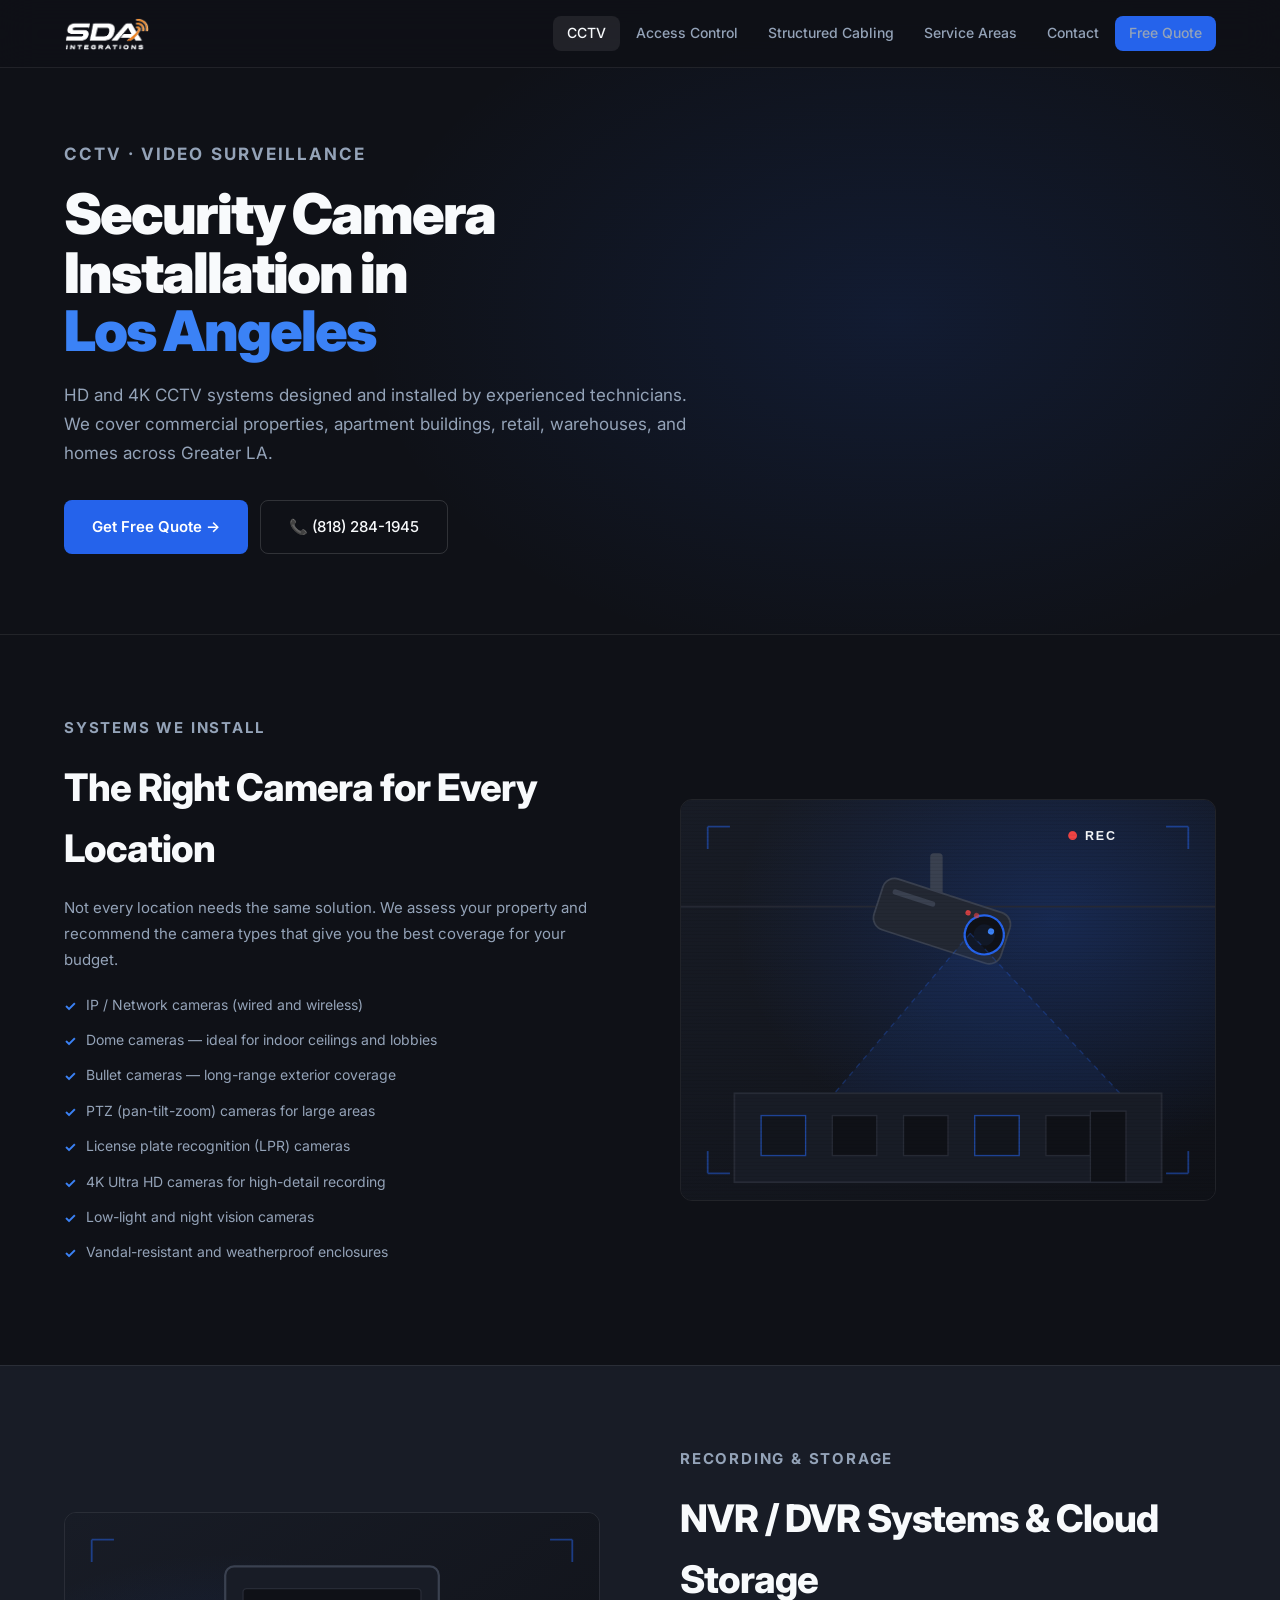
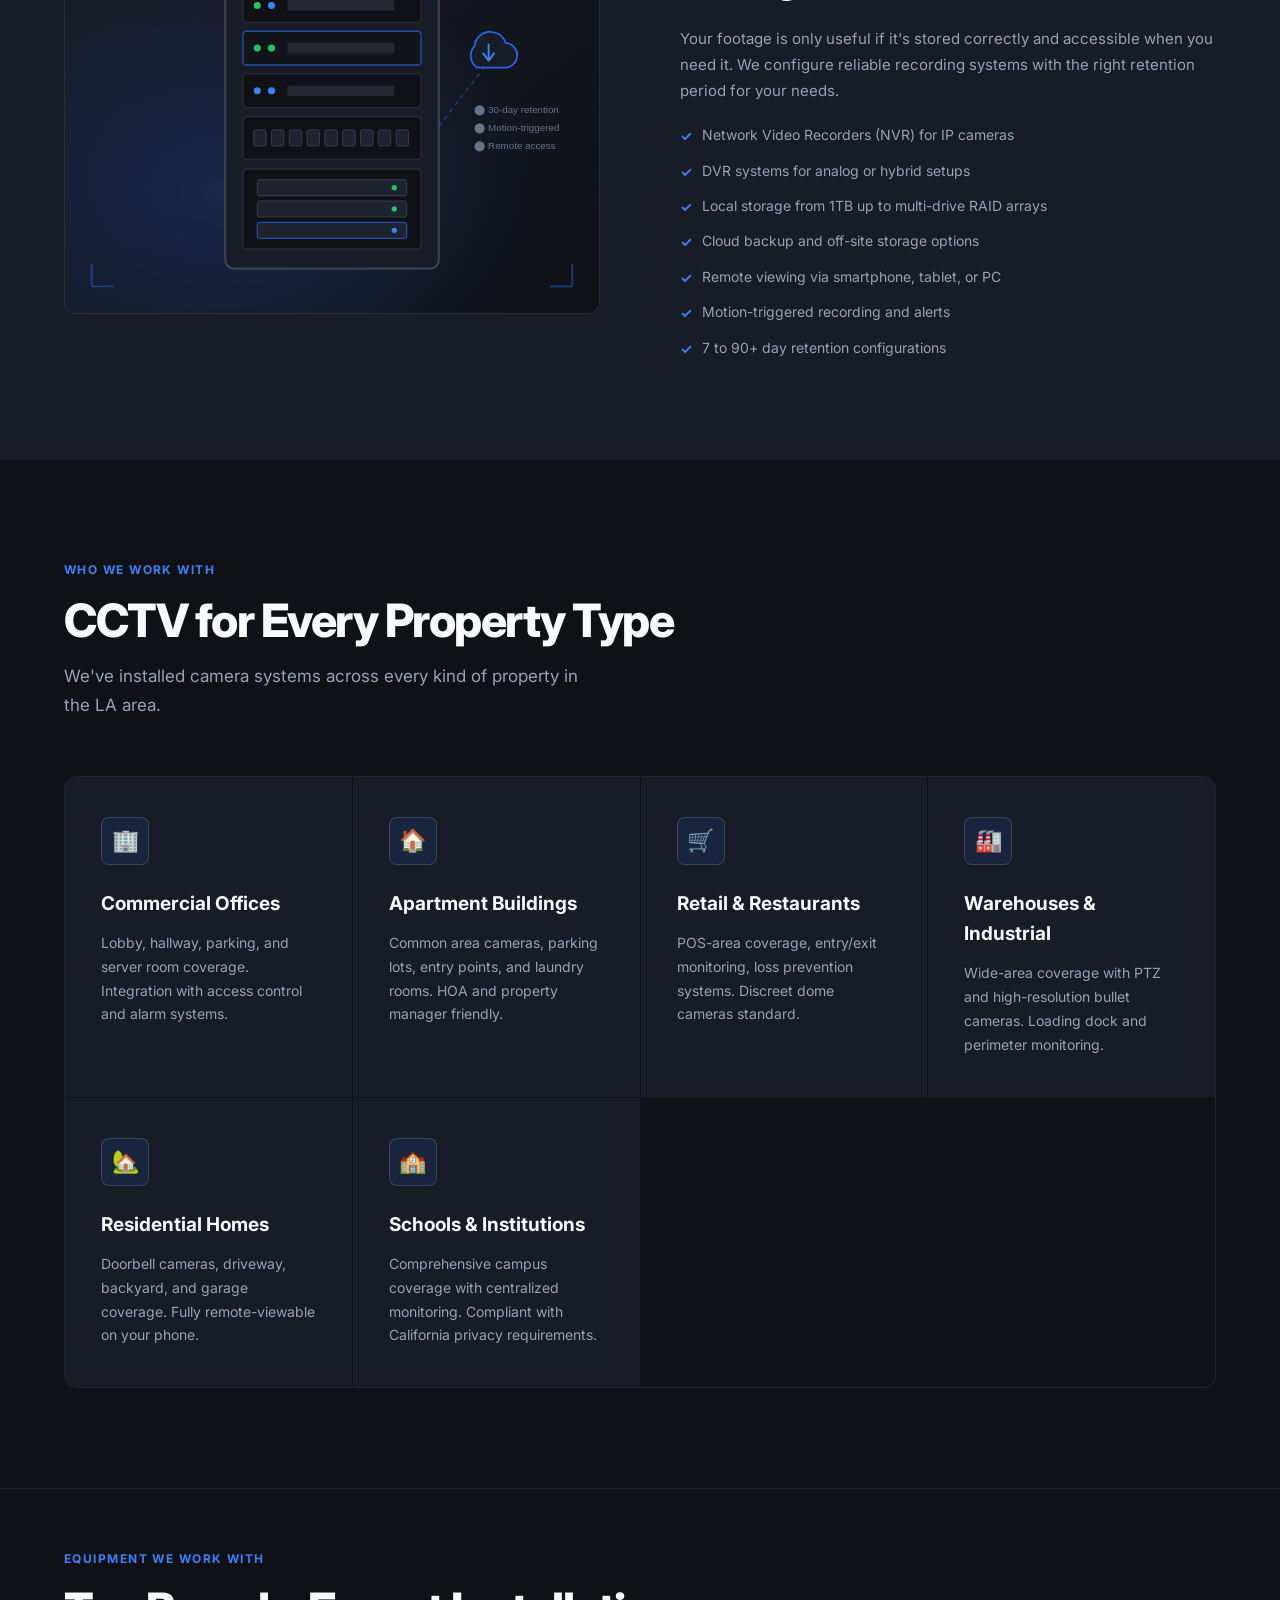
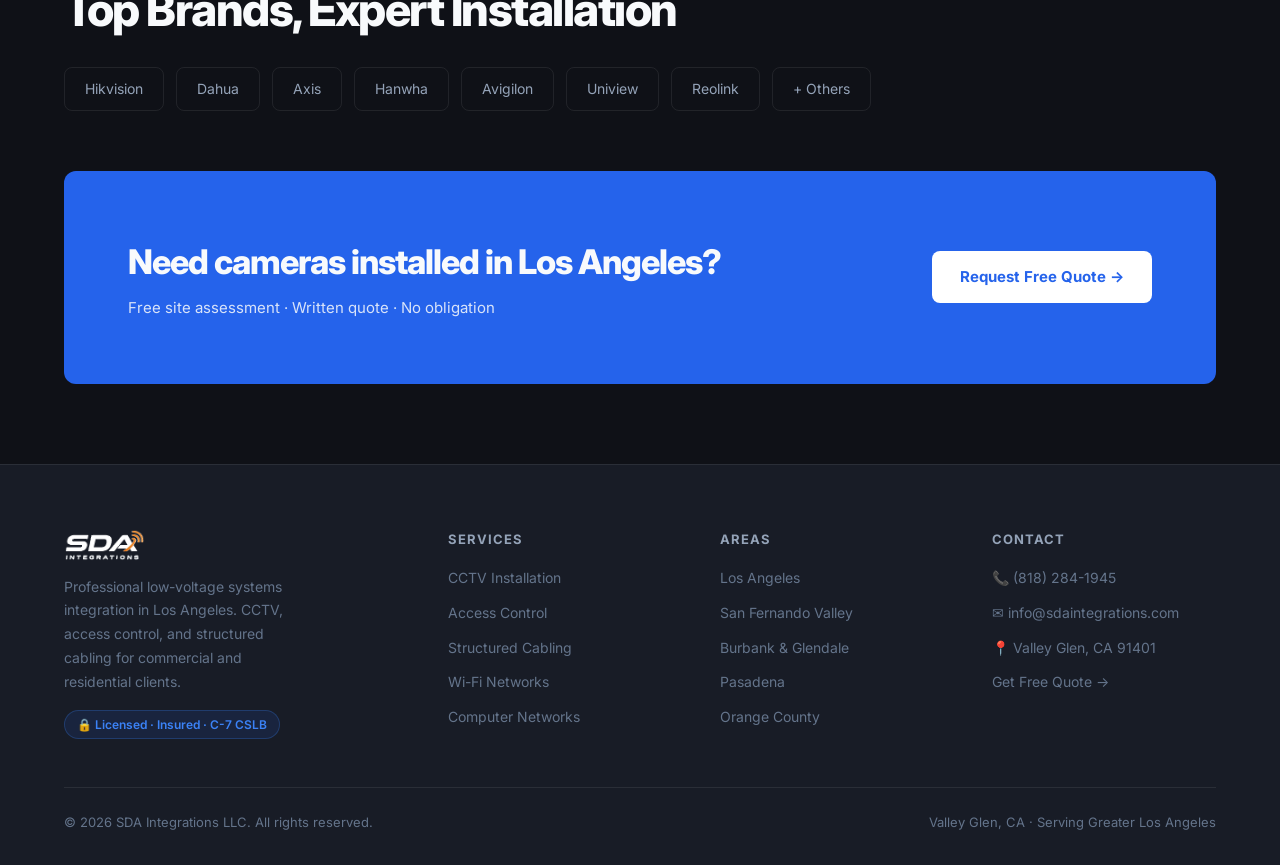
<file: pages/cctv.html>
<!DOCTYPE html>
<html lang="en">
<head>
  <meta charset="UTF-8">
  <meta name="viewport" content="width=device-width, initial-scale=1.0">
  <title>CCTV Camera Installation Los Angeles | SDA Integrations</title>
  <meta name="description" content="Professional CCTV and security camera installation in Los Angeles. HD & 4K systems for businesses, apartments, retail, and homes. Free quote: (818) 284-1945.">
  <meta name="keywords" content="CCTV installation Los Angeles, security camera installation LA, surveillance system, IP cameras, commercial CCTV, apartment security cameras">
  <link rel="icon" type="image/png" href="../images/favicon-32.png">
  <link rel="canonical" href="https://sdaintegrations.com/pages/cctv">
  <meta property="og:title" content="CCTV Camera Installation Los Angeles | SDA Integrations">
  <meta property="og:description" content="Professional CCTV and security camera installation in Los Angeles. HD & 4K systems. Free quote.">
  <meta property="og:type" content="website">
  <meta property="og:url" content="https://sdaintegrations.com/pages/cctv">
  <script type="application/ld+json">
  {
    "@context": "https://schema.org",
    "@type": "Service",
    "serviceType": "CCTV Security Camera Installation",
    "name": "CCTV Camera Installation Los Angeles",
    "description": "Professional CCTV and security camera installation in Los Angeles for businesses, apartments, retail, and homes.",
    "provider": {
      "@type": ["LocalBusiness", "ElectricalContractor"],
      "name": "SDA Integrations",
      "telephone": "+1-818-284-1945",
      "address": {
        "@type": "PostalAddress",
        "streetAddress": "6333 Woodman Ave",
        "addressLocality": "Valley Glen",
        "addressRegion": "CA",
        "postalCode": "91401",
        "addressCountry": "US"
      }
    },
    "areaServed": ["Los Angeles","San Fernando Valley","Burbank","Glendale","Pasadena"]
  }
  </script>
  <link rel="stylesheet" href="../style.css">
</head>
<body>

<div id="nav-inject"></div>

<!-- PAGE HERO -->
<div class="page-hero">
  <div class="hero-bg"></div>
  <div class="scanlines"></div>
  <div class="page-hero-content">
    <p class="section-label">CCTV · Video Surveillance</p>
    <h1>Security Camera<br>Installation in<br><span style="color:var(--blue-light)">Los Angeles</span></h1>
    <p>HD and 4K CCTV systems designed and installed by experienced technicians. We cover commercial properties, apartment buildings, retail, warehouses, and homes across Greater LA.</p>
    <div style="margin-top:32px;display:flex;gap:12px;flex-wrap:wrap;">
      <a href="contact.html" class="btn-primary">Get Free Quote →</a>
      <a href="tel:8182841945" class="btn-secondary">📞 (818) 284-1945</a>
    </div>
  </div>
</div>

<!-- WHAT WE INSTALL -->
<div class="content-block">
  <div>
    <p class="section-label">Systems We Install</p>
    <h2>The Right Camera for Every Location</h2>
    <p>Not every location needs the same solution. We assess your property and recommend the camera types that give you the best coverage for your budget.</p>
    <ul class="feature-list">
      <li>IP / Network cameras (wired and wireless)</li>
      <li>Dome cameras — ideal for indoor ceilings and lobbies</li>
      <li>Bullet cameras — long-range exterior coverage</li>
      <li>PTZ (pan-tilt-zoom) cameras for large areas</li>
      <li>License plate recognition (LPR) cameras</li>
      <li>4K Ultra HD cameras for high-detail recording</li>
      <li>Low-light and night vision cameras</li>
      <li>Vandal-resistant and weatherproof enclosures</li>
    </ul>
  </div>
  <div style="border-radius:var(--radius);overflow:hidden;border:1px solid var(--gray-border);">
    <img src="../images/cctv-illustration.svg" alt="CCTV camera installed at a commercial property in Los Angeles" style="width:100%;display:block;">
  </div>
</div>

<!-- NVR/DVR -->
<div class="content-block reverse" style="background:var(--black2);">
  <div>
    <p class="section-label">Recording & Storage</p>
    <h2>NVR / DVR Systems &amp; Cloud Storage</h2>
    <p>Your footage is only useful if it's stored correctly and accessible when you need it. We configure reliable recording systems with the right retention period for your needs.</p>
    <ul class="feature-list">
      <li>Network Video Recorders (NVR) for IP cameras</li>
      <li>DVR systems for analog or hybrid setups</li>
      <li>Local storage from 1TB up to multi-drive RAID arrays</li>
      <li>Cloud backup and off-site storage options</li>
      <li>Remote viewing via smartphone, tablet, or PC</li>
      <li>Motion-triggered recording and alerts</li>
      <li>7 to 90+ day retention configurations</li>
    </ul>
  </div>
  <div style="border-radius:var(--radius);overflow:hidden;border:1px solid var(--gray-border);">
    <img src="../images/nvr-illustration.svg" alt="NVR recording system and storage rack" style="width:100%;display:block;">
  </div>
</div>

<!-- WHO WE SERVE -->
<section>
  <div style="max-width:1200px;margin:0 auto;">
    <p class="section-label">Who We Work With</p>
    <h2 class="section-title">CCTV for Every Property Type</h2>
    <p class="section-sub">We've installed camera systems across every kind of property in the LA area.</p>

    <div class="services-grid" style="grid-template-columns:repeat(auto-fit,minmax(240px,1fr));">
      <div class="service-card">
        <div class="service-icon">🏢</div>
        <h3>Commercial Offices</h3>
        <p>Lobby, hallway, parking, and server room coverage. Integration with access control and alarm systems.</p>
      </div>
      <div class="service-card">
        <div class="service-icon">🏠</div>
        <h3>Apartment Buildings</h3>
        <p>Common area cameras, parking lots, entry points, and laundry rooms. HOA and property manager friendly.</p>
      </div>
      <div class="service-card">
        <div class="service-icon">🛒</div>
        <h3>Retail & Restaurants</h3>
        <p>POS-area coverage, entry/exit monitoring, loss prevention systems. Discreet dome cameras standard.</p>
      </div>
      <div class="service-card">
        <div class="service-icon">🏭</div>
        <h3>Warehouses & Industrial</h3>
        <p>Wide-area coverage with PTZ and high-resolution bullet cameras. Loading dock and perimeter monitoring.</p>
      </div>
      <div class="service-card">
        <div class="service-icon">🏡</div>
        <h3>Residential Homes</h3>
        <p>Doorbell cameras, driveway, backyard, and garage coverage. Fully remote-viewable on your phone.</p>
      </div>
      <div class="service-card">
        <div class="service-icon">🏫</div>
        <h3>Schools & Institutions</h3>
        <p>Comprehensive campus coverage with centralized monitoring. Compliant with California privacy requirements.</p>
      </div>
    </div>
  </div>
</section>

<!-- BRANDS -->
<section style="border-top:1px solid var(--gray-border);padding:60px 5%;">
  <div style="max-width:1200px;margin:0 auto;">
    <p class="section-label">Equipment We Work With</p>
    <h2 class="section-title" style="margin-bottom:32px;">Top Brands, Expert Installation</h2>
    <div style="display:flex;flex-wrap:wrap;gap:12px;">
      <span style="padding:10px 20px;border:1px solid var(--gray-border);border-radius:8px;font-size:14px;color:var(--gray-light);">Hikvision</span>
      <span style="padding:10px 20px;border:1px solid var(--gray-border);border-radius:8px;font-size:14px;color:var(--gray-light);">Dahua</span>
      <span style="padding:10px 20px;border:1px solid var(--gray-border);border-radius:8px;font-size:14px;color:var(--gray-light);">Axis</span>
      <span style="padding:10px 20px;border:1px solid var(--gray-border);border-radius:8px;font-size:14px;color:var(--gray-light);">Hanwha</span>
      <span style="padding:10px 20px;border:1px solid var(--gray-border);border-radius:8px;font-size:14px;color:var(--gray-light);">Avigilon</span>
      <span style="padding:10px 20px;border:1px solid var(--gray-border);border-radius:8px;font-size:14px;color:var(--gray-light);">Uniview</span>
      <span style="padding:10px 20px;border:1px solid var(--gray-border);border-radius:8px;font-size:14px;color:var(--gray-light);">Reolink</span>
      <span style="padding:10px 20px;border:1px solid var(--gray-border);border-radius:8px;font-size:14px;color:var(--gray-light);">+ Others</span>
    </div>
  </div>
</section>

<div class="cta-band">
  <div>
    <h2>Need cameras installed in Los Angeles?</h2>
    <p>Free site assessment · Written quote · No obligation</p>
  </div>
  <a href="contact.html" class="btn-white">Request Free Quote →</a>
</div>

<div id="footer-inject"></div>

<script src="../shared.js"></script>
<script>
  document.getElementById('nav-inject').innerHTML = getNav('cctv', '../');
  document.getElementById('footer-inject').innerHTML = getFooter('../');
</script>
</body>
</html>
</file>
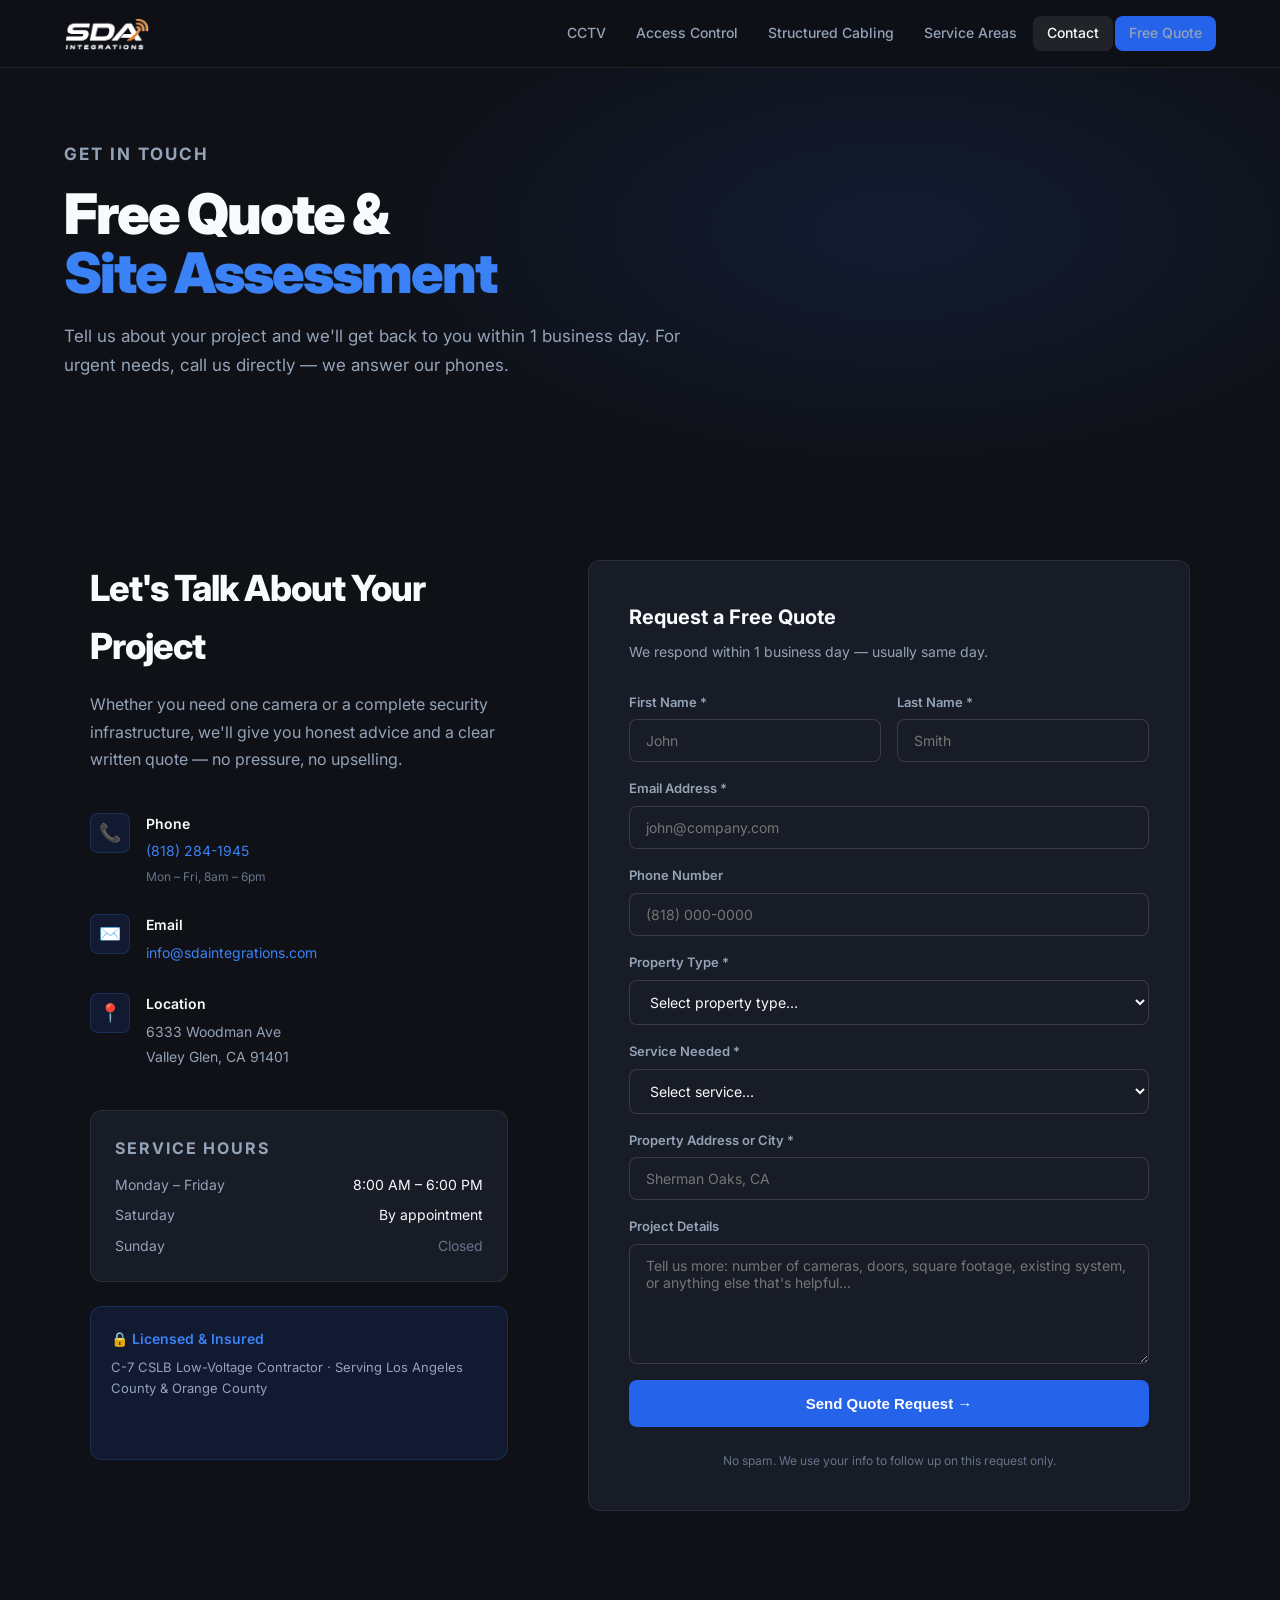
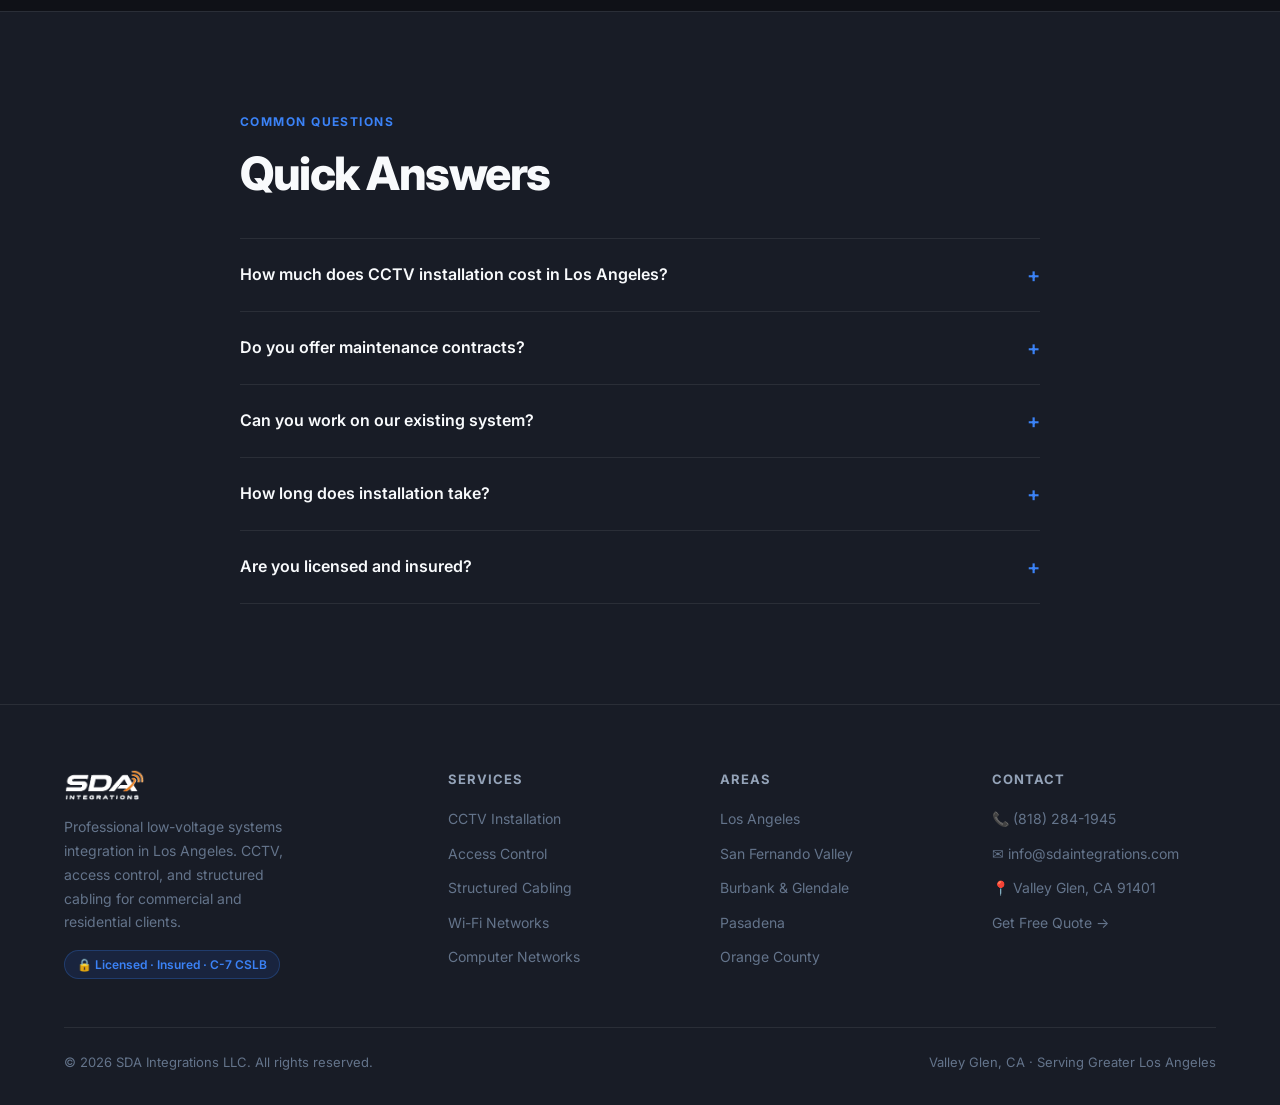
<file: pages/contact.html>
<!DOCTYPE html>
<html lang="en">
<head>
  <meta charset="UTF-8">
  <meta name="viewport" content="width=device-width, initial-scale=1.0">
  <title>Contact & Free Quote | SDA Integrations — Los Angeles</title>
  <meta name="description" content="Get a free quote for CCTV, access control, or structured cabling in Los Angeles. Call (818) 284-1945 or fill out our quick form. We respond within 1 business day.">
  <meta name="keywords" content="contact security camera installer Los Angeles, free CCTV quote LA, access control quote, structured cabling quote Los Angeles">
  <link rel="icon" type="image/png" href="../images/favicon-32.png">
  <link rel="canonical" href="https://sdaintegrations.com/contact">
  <meta property="og:title" content="Contact & Free Quote | SDA Integrations Los Angeles">
  <meta property="og:description" content="Get a free quote for CCTV, access control, or structured cabling in Los Angeles. We respond within 1 business day.">
  <meta property="og:type" content="website">
  <meta property="og:url" content="https://sdaintegrations.com/contact">
  <script type="application/ld+json">
  {
    "@context": "https://schema.org",
    "@type": ["LocalBusiness", "ElectricalContractor"],
    "name": "SDA Integrations",
    "url": "https://sdaintegrations.com/contact",
    "telephone": "+1-818-284-1945",
    "email": "info@sdaintegrations.com",
    "address": {
      "@type": "PostalAddress",
      "streetAddress": "6333 Woodman Ave",
      "addressLocality": "Valley Glen",
      "addressRegion": "CA",
      "postalCode": "91401",
      "addressCountry": "US"
    },
    "openingHoursSpecification": {
      "@type": "OpeningHoursSpecification",
      "dayOfWeek": ["Monday","Tuesday","Wednesday","Thursday","Friday"],
      "opens": "08:00",
      "closes": "18:00"
    }
  }
  </script>
  <script type="application/ld+json">
  {
    "@context": "https://schema.org",
    "@type": "FAQPage",
    "mainEntity": [
      {
        "@type": "Question",
        "name": "How much does CCTV installation cost in Los Angeles?",
        "acceptedAnswer": {
          "@type": "Answer",
          "text": "Pricing depends on the number of cameras, cable runs, recording system, and property type. A basic 4-camera residential system starts around $800-$1,200 installed. Commercial systems with 8-16 cameras typically run $2,500-$6,000+. SDA Integrations provides a detailed written quote after a free site assessment."
        }
      },
      {
        "@type": "Question",
        "name": "Do you offer maintenance contracts?",
        "acceptedAnswer": {
          "@type": "Answer",
          "text": "Yes. SDA Integrations offers monthly and annual service agreements for businesses that need guaranteed response times, regular health checks, and firmware updates."
        }
      },
      {
        "@type": "Question",
        "name": "Can you work on our existing system?",
        "acceptedAnswer": {
          "@type": "Answer",
          "text": "Often yes. SDA Integrations services and repairs many brands and can add cameras or users to most existing CCTV and access control systems."
        }
      },
      {
        "@type": "Question",
        "name": "How long does installation take?",
        "acceptedAnswer": {
          "@type": "Answer",
          "text": "Small systems with 4 to 8 cameras or 1 to 4 doors are typically completed in one day. Larger commercial projects are scheduled across multiple days with a realistic timeline provided in the proposal."
        }
      },
      {
        "@type": "Question",
        "name": "Are you licensed and insured?",
        "acceptedAnswer": {
          "@type": "Answer",
          "text": "Yes. SDA Integrations holds a C-7 Low-Voltage Contractor license from the California State License Board (CSLB) and carries full general liability insurance."
        }
      }
    ]
  }
  </script>
  <link rel="stylesheet" href="../style.css">
</head>
<body>

<div id="nav-inject"></div>

<!-- HERO -->
<div class="page-hero">
  <div class="hero-bg"></div>
  <div class="scanlines"></div>
  <div class="page-hero-content">
    <p class="section-label">Get in Touch</p>
    <h1>Free Quote &amp;<br><span style="color:var(--blue-light)">Site Assessment</span></h1>
    <p>Tell us about your project and we'll get back to you within 1 business day. For urgent needs, call us directly — we answer our phones.</p>
  </div>
</div>

<!-- CONTACT SECTION -->
<section>
  <div class="contact-grid" style="max-width:1100px;margin:0 auto;">

    <!-- LEFT: Info -->
    <div class="contact-info">
      <h2>Let's Talk About Your Project</h2>
      <p>Whether you need one camera or a complete security infrastructure, we'll give you honest advice and a clear written quote — no pressure, no upselling.</p>

      <div class="contact-detail">
        <div class="contact-detail-icon">📞</div>
        <div>
          <strong>Phone</strong>
          <span><a href="tel:8182841945" style="color:var(--blue-light);">(818) 284-1945</a></span>
          <span style="font-size:12px;color:var(--gray);display:block;margin-top:3px;">Mon – Fri, 8am – 6pm</span>
        </div>
      </div>

      <div class="contact-detail">
        <div class="contact-detail-icon">✉️</div>
        <div>
          <strong>Email</strong>
          <span><a href="mailto:info@sdaintegrations.com" style="color:var(--blue-light);">info@sdaintegrations.com</a></span>
        </div>
      </div>

      <div class="contact-detail">
        <div class="contact-detail-icon">📍</div>
        <div>
          <strong>Location</strong>
          <span>6333 Woodman Ave<br>Valley Glen, CA 91401</span>
        </div>
      </div>

      <div style="margin-top:40px;padding:24px;background:var(--black2);border:1px solid var(--gray-border);border-radius:var(--radius);">
        <p class="section-label" style="margin-bottom:12px;">Service Hours</p>
        <div style="display:flex;flex-direction:column;gap:8px;font-size:14px;color:var(--gray-light);">
          <div style="display:flex;justify-content:space-between;"><span>Monday – Friday</span><span style="color:var(--white);">8:00 AM – 6:00 PM</span></div>
          <div style="display:flex;justify-content:space-between;"><span>Saturday</span><span style="color:var(--white);">By appointment</span></div>
          <div style="display:flex;justify-content:space-between;"><span>Sunday</span><span style="color:var(--gray);">Closed</span></div>
        </div>
      </div>

      <div style="margin-top:24px;padding:20px;background:var(--blue-dim);border:1px solid rgba(59,130,246,0.2);border-radius:var(--radius);">
        <p style="font-size:14px;color:var(--blue-light);font-weight:600;margin-bottom:6px;">🔒 Licensed & Insured</p>
        <p style="font-size:13px;color:var(--gray-light);line-height:1.6;">C-7 CSLB Low-Voltage Contractor · Serving Los Angeles County & Orange County</p>
      </div>
    </div>

    <!-- RIGHT: Form -->
    <div>
      <div style="background:var(--black2);border:1px solid var(--gray-border);border-radius:var(--radius);padding:40px;">
        <h3 style="font-size:20px;font-weight:700;margin-bottom:8px;">Request a Free Quote</h3>
        <p style="font-size:14px;color:var(--gray-light);margin-bottom:28px;">We respond within 1 business day — usually same day.</p>

        <div id="success-msg" class="alert-success" style="margin-bottom:20px;">
          ✅ Message sent! We'll be in touch within 1 business day.
        </div>
        <div id="error-msg" style="display:none;margin-bottom:20px;background:rgba(239,68,68,0.1);border:1px solid rgba(239,68,68,0.25);border-radius:var(--radius-sm);padding:14px 18px;font-size:14px;color:#F87171;">
          ⚠️ Something went wrong sending your request. Please call us directly at <a href="tel:8182841945" style="color:#F87171;text-decoration:underline;">(818) 284-1945</a> or try again.
        </div>

        <form class="form" id="quote-form" name="quote-request" method="POST" data-netlify="true" netlify-honeypot="bot-field">
          <input type="hidden" name="form-name" value="quote-request">
          <p style="display:none;">
            <label>Don't fill this out if you're human: <input name="bot-field"></label>
          </p>

          <div class="form-row">
            <div class="field">
              <label for="fname">First Name *</label>
              <input type="text" id="fname" name="fname" placeholder="John" required>
            </div>
            <div class="field">
              <label for="lname">Last Name *</label>
              <input type="text" id="lname" name="lname" placeholder="Smith" required>
            </div>
          </div>

          <div class="field">
            <label for="email">Email Address *</label>
            <input type="email" id="email" name="email" placeholder="john@company.com" required>
          </div>

          <div class="field">
            <label for="phone">Phone Number</label>
            <input type="tel" id="phone" name="phone" placeholder="(818) 000-0000">
          </div>

          <div class="field">
            <label for="property">Property Type *</label>
            <select id="property" name="property" required>
              <option value="">Select property type…</option>
              <option>Commercial Office</option>
              <option>Apartment / Multi-Family</option>
              <option>Retail / Restaurant</option>
              <option>Warehouse / Industrial</option>
              <option>HOA / Common Area</option>
              <option>Medical / Dental Office</option>
              <option>Residential Home</option>
              <option>School / Institution</option>
              <option>Other</option>
            </select>
          </div>

          <div class="field">
            <label for="service">Service Needed *</label>
            <select id="service" name="service" required>
              <option value="">Select service…</option>
              <option>CCTV / Security Cameras</option>
              <option>Access Control</option>
              <option>Structured Cabling</option>
              <option>Wi-Fi Network</option>
              <option>Computer Network</option>
              <option>Maintenance / Repair</option>
              <option>Multiple Services</option>
              <option>Not Sure — Need Assessment</option>
            </select>
          </div>

          <div class="field">
            <label for="location">Property Address or City *</label>
            <input type="text" id="location" name="location" placeholder="Sherman Oaks, CA" required>
          </div>

          <div class="field">
            <label for="message">Project Details</label>
            <textarea id="message" name="message" placeholder="Tell us more: number of cameras, doors, square footage, existing system, or anything else that's helpful…"></textarea>
          </div>

          <button type="submit" class="form-submit" id="submit-btn">
            Send Quote Request →
          </button>

          <p style="font-size:12px;color:var(--gray);text-align:center;margin-top:8px;">No spam. We use your info to follow up on this request only.</p>
        </form>
      </div>
    </div>

  </div>
</section>

<!-- FAQ -->
<section style="border-top:1px solid var(--gray-border);background:var(--black2);">
  <div style="max-width:800px;margin:0 auto;">
    <p class="section-label">Common Questions</p>
    <h2 class="section-title" style="margin-bottom:40px;">Quick Answers</h2>

    <div style="display:flex;flex-direction:column;gap:0;">
      <details style="border-top:1px solid var(--gray-border);padding:20px 0;cursor:pointer;">
        <summary style="font-size:16px;font-weight:600;list-style:none;display:flex;justify-content:space-between;align-items:center;">
          How much does CCTV installation cost in Los Angeles?
          <span style="color:var(--blue-light);font-size:20px;">+</span>
        </summary>
        <p style="font-size:14px;color:var(--gray-light);line-height:1.7;margin-top:14px;">Pricing depends on the number of cameras, cable runs, recording system, and property type. A basic 4-camera residential system starts around $800–$1,200 installed. Commercial systems with 8–16 cameras typically run $2,500–$6,000+. We provide a detailed written quote after a free site assessment.</p>
      </details>

      <details style="border-top:1px solid var(--gray-border);padding:20px 0;cursor:pointer;">
        <summary style="font-size:16px;font-weight:600;list-style:none;display:flex;justify-content:space-between;align-items:center;">
          Do you offer maintenance contracts?
          <span style="color:var(--blue-light);font-size:20px;">+</span>
        </summary>
        <p style="font-size:14px;color:var(--gray-light);line-height:1.7;margin-top:14px;">Yes. We offer monthly and annual service agreements for businesses that need guaranteed response times, regular health checks, and firmware updates. Contact us to discuss options for your property.</p>
      </details>

      <details style="border-top:1px solid var(--gray-border);padding:20px 0;cursor:pointer;">
        <summary style="font-size:16px;font-weight:600;list-style:none;display:flex;justify-content:space-between;align-items:center;">
          Can you work on our existing system?
          <span style="color:var(--blue-light);font-size:20px;">+</span>
        </summary>
        <p style="font-size:14px;color:var(--gray-light);line-height:1.7;margin-top:14px;">Often yes. We service and repair many brands and can add cameras or users to most existing CCTV and access control systems. Send us the make and model and we'll let you know upfront.</p>
      </details>

      <details style="border-top:1px solid var(--gray-border);padding:20px 0;cursor:pointer;">
        <summary style="font-size:16px;font-weight:600;list-style:none;display:flex;justify-content:space-between;align-items:center;">
          How long does installation take?
          <span style="color:var(--blue-light);font-size:20px;">+</span>
        </summary>
        <p style="font-size:14px;color:var(--gray-light);line-height:1.7;margin-top:14px;">Small systems (4–8 cameras or 1–4 doors) are typically done in one day. Larger commercial projects are scheduled across multiple days. We give you a realistic timeline in the proposal — we don't rush and compromise quality.</p>
      </details>

      <details style="border-top:1px solid var(--gray-border);border-bottom:1px solid var(--gray-border);padding:20px 0;cursor:pointer;">
        <summary style="font-size:16px;font-weight:600;list-style:none;display:flex;justify-content:space-between;align-items:center;">
          Are you licensed and insured?
          <span style="color:var(--blue-light);font-size:20px;">+</span>
        </summary>
        <p style="font-size:14px;color:var(--gray-light);line-height:1.7;margin-top:14px;">Yes. SDA Integrations holds a C-7 Low-Voltage Contractor license from the California State License Board (CSLB) and carries full general liability insurance. We can provide proof of insurance for any project that requires it.</p>
      </details>
    </div>
  </div>
</section>

<div id="footer-inject"></div>

<script src="../shared.js"></script>
<script>
  document.getElementById('nav-inject').innerHTML = getNav('contact', '../');
  document.getElementById('footer-inject').innerHTML = getFooter('../');

  document.getElementById('quote-form').addEventListener('submit', function(e) {
    e.preventDefault();

    const form = e.target;
    const required = ['fname','lname','email','property','service','location'];
    let valid = true;
    required.forEach(id => {
      const el = document.getElementById(id);
      if (!el.value.trim()) { el.style.borderColor = '#EF4444'; valid = false; }
      else el.style.borderColor = '';
    });
    if (!valid) { alert('Please fill in all required fields.'); return; }

    const submitBtn = document.getElementById('submit-btn');
    submitBtn.disabled = true;
    submitBtn.textContent = 'Sending…';
    document.getElementById('error-msg').style.display = 'none';

    fetch('/', {
      method: 'POST',
      headers: { 'Content-Type': 'application/x-www-form-urlencoded' },
      body: new URLSearchParams(new FormData(form)).toString()
    })
    .then(response => {
      if (!response.ok) throw new Error('Network response was not ok');
      form.style.display = 'none';
      document.getElementById('success-msg').style.display = 'block';
      window.scrollTo({ top: document.getElementById('success-msg').offsetTop - 100, behavior: 'smooth' });
    })
    .catch(() => {
      document.getElementById('error-msg').style.display = 'block';
      submitBtn.disabled = false;
      submitBtn.textContent = 'Send Quote Request →';
    });
  });

  // Open/close FAQ with + / - toggle
  document.querySelectorAll('details').forEach(d => {
    d.addEventListener('toggle', () => {
      d.querySelector('span:last-child').textContent = d.open ? '−' : '+';
    });
  });
</script>
</body>
</html>
</file>
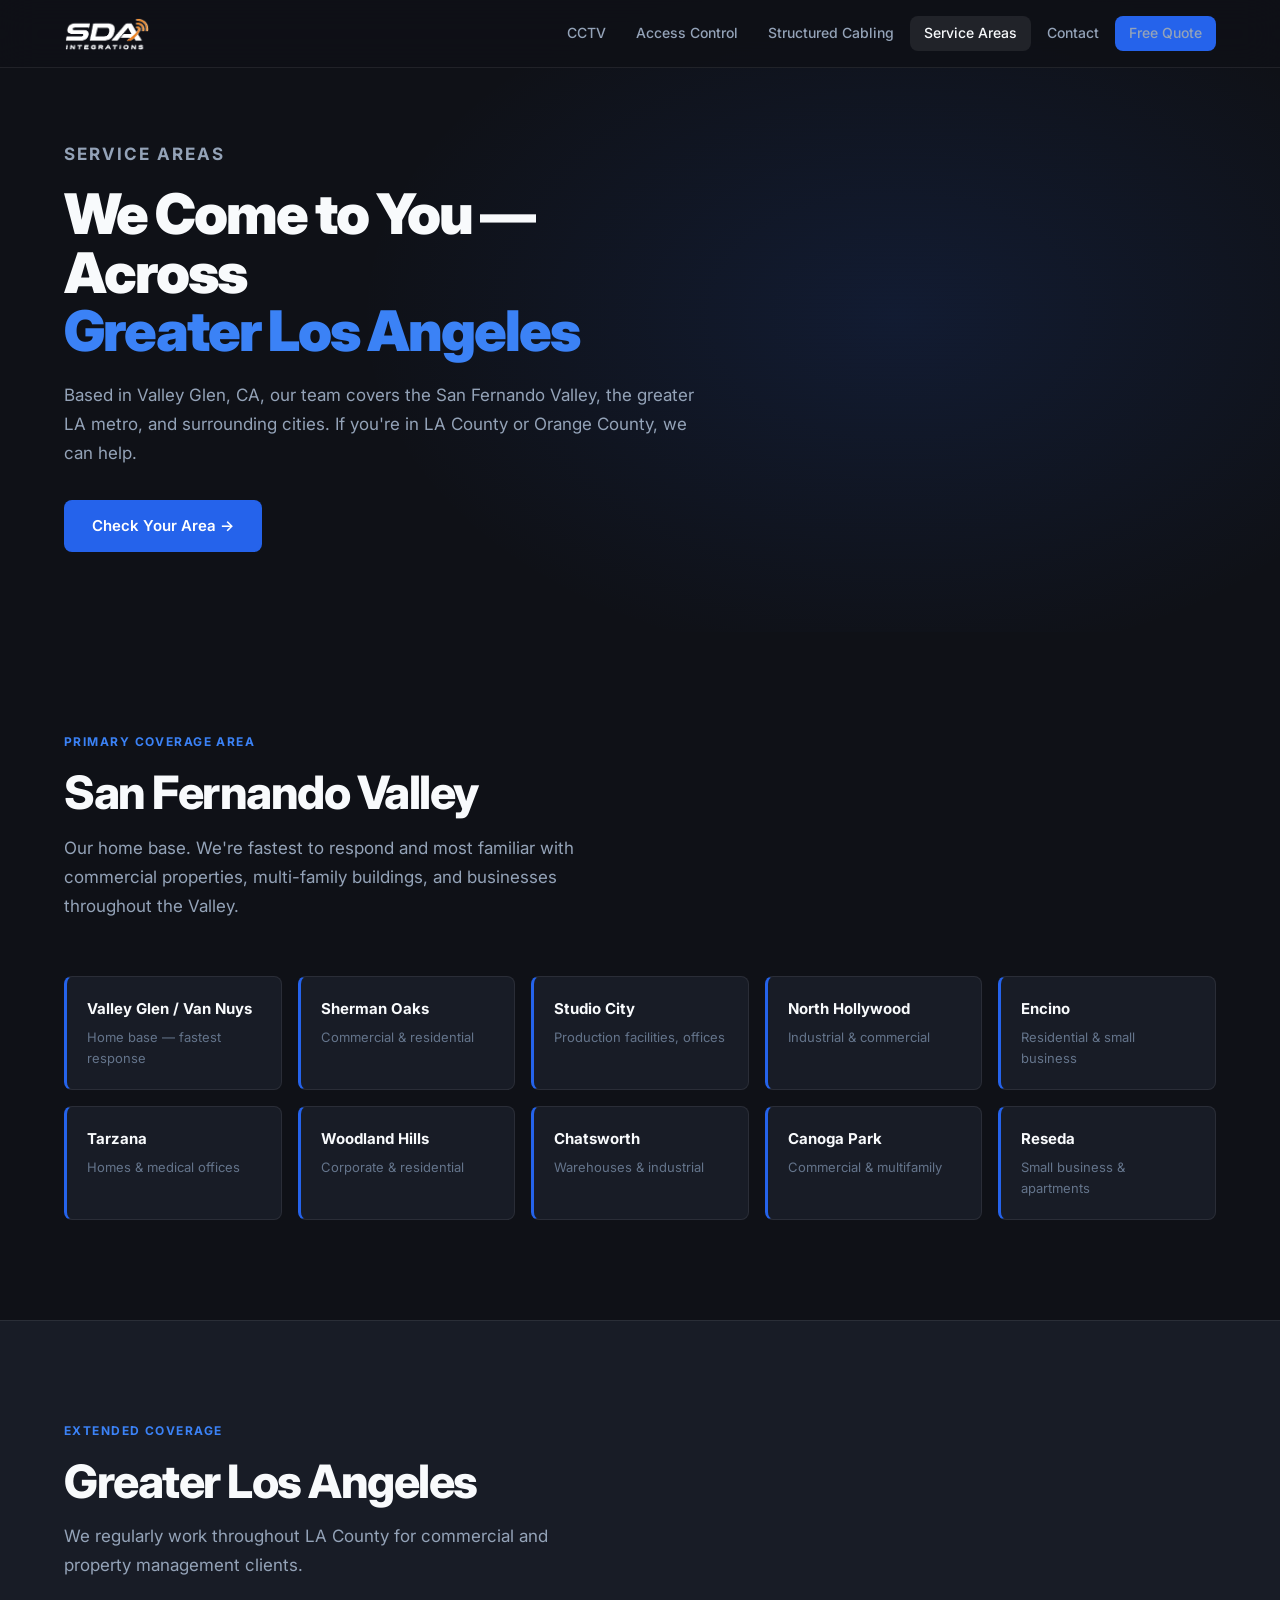
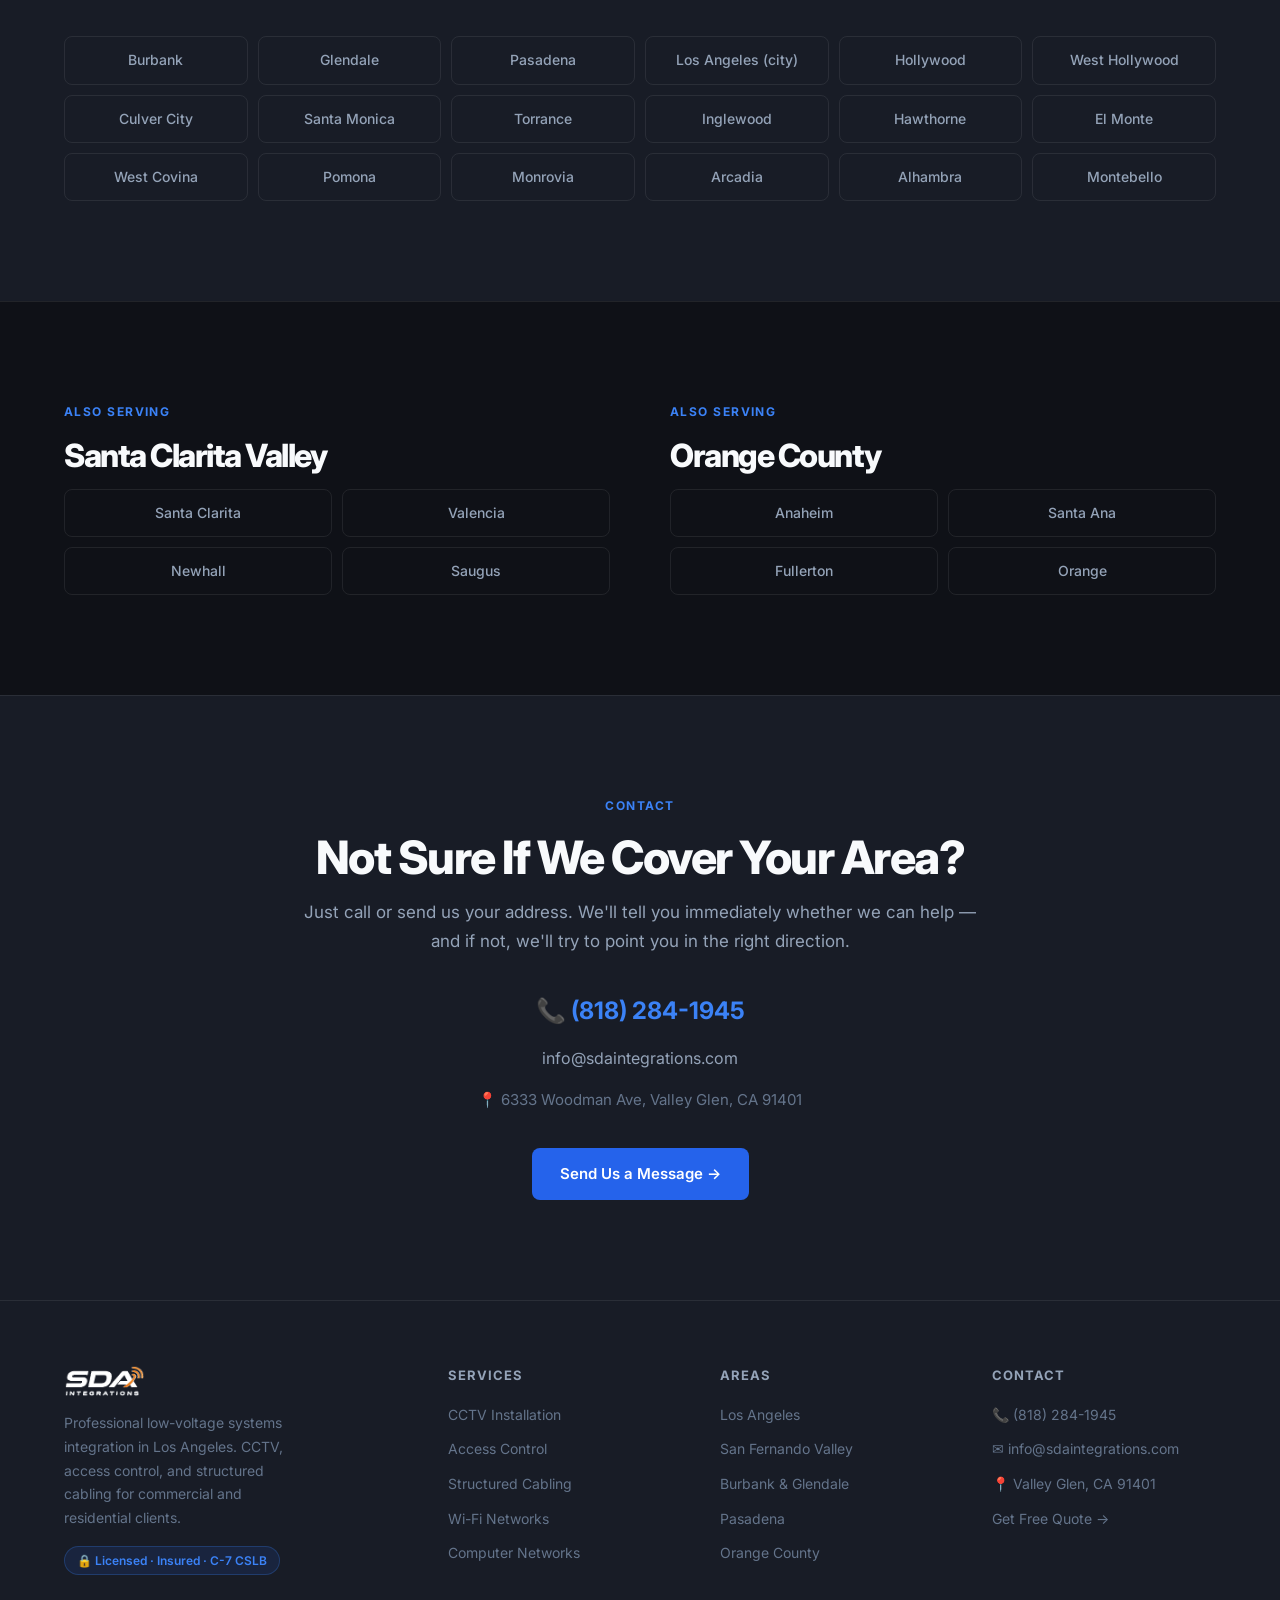
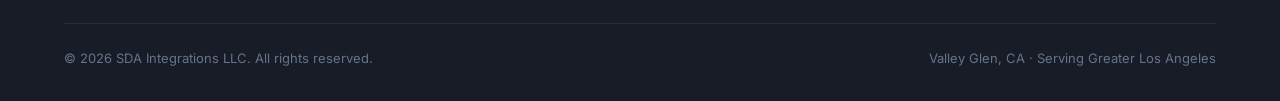
<file: pages/service-areas.html>
<!DOCTYPE html>
<html lang="en">
<head>
  <meta charset="UTF-8">
  <meta name="viewport" content="width=device-width, initial-scale=1.0">
  <title>Service Areas — CCTV & Security Systems Los Angeles | SDA Integrations</title>
  <meta name="description" content="SDA Integrations serves Los Angeles, San Fernando Valley, Burbank, Glendale, Pasadena, and Orange County. CCTV, access control, cabling. Call (818) 284-1945.">
  <meta name="keywords" content="security camera installation near me, CCTV installer Los Angeles, access control Burbank, structured cabling Glendale, security systems Sherman Oaks, Pasadena CCTV">
  <link rel="icon" type="image/png" href="../images/favicon-32.png">
  <link rel="canonical" href="https://sdaintegrations.com/service-areas">
  <meta property="og:title" content="Service Areas — CCTV & Security Systems Los Angeles | SDA Integrations">
  <meta property="og:description" content="SDA Integrations serves Los Angeles, San Fernando Valley, Burbank, Glendale, Pasadena, and Orange County.">
  <meta property="og:type" content="website">
  <meta property="og:url" content="https://sdaintegrations.com/service-areas">
  <script type="application/ld+json">
  {
    "@context": "https://schema.org",
    "@type": ["LocalBusiness", "ElectricalContractor"],
    "name": "SDA Integrations",
    "description": "Professional CCTV, access control, and low-voltage systems installation serving Greater Los Angeles.",
    "url": "https://sdaintegrations.com/service-areas",
    "telephone": "+1-818-284-1945",
    "email": "info@sdaintegrations.com",
    "address": {
      "@type": "PostalAddress",
      "streetAddress": "6333 Woodman Ave",
      "addressLocality": "Valley Glen",
      "addressRegion": "CA",
      "postalCode": "91401",
      "addressCountry": "US"
    },
    "geo": { "@type": "GeoCoordinates", "latitude": 34.1897, "longitude": -118.4010 },
    "areaServed": [
      "Los Angeles","Van Nuys","Sherman Oaks","Studio City","North Hollywood","Encino",
      "Tarzana","Woodland Hills","Chatsworth","Canoga Park","Reseda","Burbank","Glendale",
      "Pasadena","Hollywood","West Hollywood","Culver City","Santa Monica","Santa Clarita",
      "Orange County"
    ]
  }
  </script>
  <link rel="stylesheet" href="../style.css">
</head>
<body>

<div id="nav-inject"></div>

<div class="page-hero">
  <div class="hero-bg"></div>
  <div class="scanlines"></div>
  <div class="page-hero-content">
    <p class="section-label">Service Areas</p>
    <h1>We Come to You —<br>Across<br><span style="color:var(--blue-light)">Greater Los Angeles</span></h1>
    <p>Based in Valley Glen, CA, our team covers the San Fernando Valley, the greater LA metro, and surrounding cities. If you're in LA County or Orange County, we can help.</p>
    <div style="margin-top:32px;">
      <a href="contact.html" class="btn-primary">Check Your Area →</a>
    </div>
  </div>
</div>

<!-- SAN FERNANDO VALLEY -->
<section>
  <div style="max-width:1200px;margin:0 auto;">
    <p class="section-label">Primary Coverage Area</p>
    <h2 class="section-title">San Fernando Valley</h2>
    <p class="section-sub">Our home base. We're fastest to respond and most familiar with commercial properties, multi-family buildings, and businesses throughout the Valley.</p>

    <div style="display:grid;grid-template-columns:repeat(auto-fill,minmax(200px,1fr));gap:16px;">
      <div style="background:var(--black2);border:1px solid var(--gray-border);border-left:3px solid var(--blue);border-radius:var(--radius-sm);padding:20px;">
        <h4 style="font-size:15px;margin-bottom:6px;">Valley Glen / Van Nuys</h4>
        <p style="font-size:13px;color:var(--gray);">Home base — fastest response</p>
      </div>
      <div style="background:var(--black2);border:1px solid var(--gray-border);border-left:3px solid var(--blue);border-radius:var(--radius-sm);padding:20px;">
        <h4 style="font-size:15px;margin-bottom:6px;">Sherman Oaks</h4>
        <p style="font-size:13px;color:var(--gray);">Commercial & residential</p>
      </div>
      <div style="background:var(--black2);border:1px solid var(--gray-border);border-left:3px solid var(--blue);border-radius:var(--radius-sm);padding:20px;">
        <h4 style="font-size:15px;margin-bottom:6px;">Studio City</h4>
        <p style="font-size:13px;color:var(--gray);">Production facilities, offices</p>
      </div>
      <div style="background:var(--black2);border:1px solid var(--gray-border);border-left:3px solid var(--blue);border-radius:var(--radius-sm);padding:20px;">
        <h4 style="font-size:15px;margin-bottom:6px;">North Hollywood</h4>
        <p style="font-size:13px;color:var(--gray);">Industrial & commercial</p>
      </div>
      <div style="background:var(--black2);border:1px solid var(--gray-border);border-left:3px solid var(--blue);border-radius:var(--radius-sm);padding:20px;">
        <h4 style="font-size:15px;margin-bottom:6px;">Encino</h4>
        <p style="font-size:13px;color:var(--gray);">Residential & small business</p>
      </div>
      <div style="background:var(--black2);border:1px solid var(--gray-border);border-left:3px solid var(--blue);border-radius:var(--radius-sm);padding:20px;">
        <h4 style="font-size:15px;margin-bottom:6px;">Tarzana</h4>
        <p style="font-size:13px;color:var(--gray);">Homes & medical offices</p>
      </div>
      <div style="background:var(--black2);border:1px solid var(--gray-border);border-left:3px solid var(--blue);border-radius:var(--radius-sm);padding:20px;">
        <h4 style="font-size:15px;margin-bottom:6px;">Woodland Hills</h4>
        <p style="font-size:13px;color:var(--gray);">Corporate & residential</p>
      </div>
      <div style="background:var(--black2);border:1px solid var(--gray-border);border-left:3px solid var(--blue);border-radius:var(--radius-sm);padding:20px;">
        <h4 style="font-size:15px;margin-bottom:6px;">Chatsworth</h4>
        <p style="font-size:13px;color:var(--gray);">Warehouses & industrial</p>
      </div>
      <div style="background:var(--black2);border:1px solid var(--gray-border);border-left:3px solid var(--blue);border-radius:var(--radius-sm);padding:20px;">
        <h4 style="font-size:15px;margin-bottom:6px;">Canoga Park</h4>
        <p style="font-size:13px;color:var(--gray);">Commercial & multifamily</p>
      </div>
      <div style="background:var(--black2);border:1px solid var(--gray-border);border-left:3px solid var(--blue);border-radius:var(--radius-sm);padding:20px;">
        <h4 style="font-size:15px;margin-bottom:6px;">Reseda</h4>
        <p style="font-size:13px;color:var(--gray);">Small business & apartments</p>
      </div>
    </div>
  </div>
</section>

<!-- GREATER LA -->
<section style="border-top:1px solid var(--gray-border);background:var(--black2);">
  <div style="max-width:1200px;margin:0 auto;">
    <p class="section-label">Extended Coverage</p>
    <h2 class="section-title">Greater Los Angeles</h2>
    <p class="section-sub">We regularly work throughout LA County for commercial and property management clients.</p>

    <div class="areas-grid">
      <div class="area-tag">Burbank</div>
      <div class="area-tag">Glendale</div>
      <div class="area-tag">Pasadena</div>
      <div class="area-tag">Los Angeles (city)</div>
      <div class="area-tag">Hollywood</div>
      <div class="area-tag">West Hollywood</div>
      <div class="area-tag">Culver City</div>
      <div class="area-tag">Santa Monica</div>
      <div class="area-tag">Torrance</div>
      <div class="area-tag">Inglewood</div>
      <div class="area-tag">Hawthorne</div>
      <div class="area-tag">El Monte</div>
      <div class="area-tag">West Covina</div>
      <div class="area-tag">Pomona</div>
      <div class="area-tag">Monrovia</div>
      <div class="area-tag">Arcadia</div>
      <div class="area-tag">Alhambra</div>
      <div class="area-tag">Montebello</div>
    </div>
  </div>
</section>

<!-- ORANGE COUNTY + SANTA CLARITA -->
<section style="border-top:1px solid var(--gray-border);">
  <div style="max-width:1200px;margin:0 auto;display:grid;grid-template-columns:1fr 1fr;gap:60px;">
    <div>
      <p class="section-label">Also Serving</p>
      <h2 class="section-title" style="font-size:32px;">Santa Clarita Valley</h2>
      <div class="areas-grid" style="grid-template-columns:1fr 1fr;margin-top:16px;">
        <div class="area-tag">Santa Clarita</div>
        <div class="area-tag">Valencia</div>
        <div class="area-tag">Newhall</div>
        <div class="area-tag">Saugus</div>
      </div>
    </div>
    <div>
      <p class="section-label">Also Serving</p>
      <h2 class="section-title" style="font-size:32px;">Orange County</h2>
      <div class="areas-grid" style="grid-template-columns:1fr 1fr;margin-top:16px;">
        <div class="area-tag">Anaheim</div>
        <div class="area-tag">Santa Ana</div>
        <div class="area-tag">Fullerton</div>
        <div class="area-tag">Orange</div>
      </div>
    </div>
  </div>
</section>

<!-- NAP + CONTACT -->
<section style="border-top:1px solid var(--gray-border);background:var(--black2);">
  <div style="max-width:700px;margin:0 auto;text-align:center;">
    <p class="section-label">Contact</p>
    <h2 class="section-title">Not Sure If We Cover Your Area?</h2>
    <p style="font-size:17px;color:var(--gray-light);margin-bottom:36px;line-height:1.7;">Just call or send us your address. We'll tell you immediately whether we can help — and if not, we'll try to point you in the right direction.</p>

    <div style="display:flex;flex-direction:column;gap:16px;align-items:center;margin-bottom:36px;">
      <a href="tel:8182841945" style="font-size:24px;font-weight:700;color:var(--blue-light);">📞 (818) 284-1945</a>
      <a href="mailto:info@sdaintegrations.com" style="font-size:16px;color:var(--gray-light);">info@sdaintegrations.com</a>
      <span style="font-size:15px;color:var(--gray);">📍 6333 Woodman Ave, Valley Glen, CA 91401</span>
    </div>

    <a href="contact.html" class="btn-primary">Send Us a Message →</a>
  </div>
</section>

<div id="footer-inject"></div>
<script src="../shared.js"></script>
<script>
  document.getElementById('nav-inject').innerHTML = getNav('areas', '../');
  document.getElementById('footer-inject').innerHTML = getFooter('../');
</script>
</body>
</html>
</file>
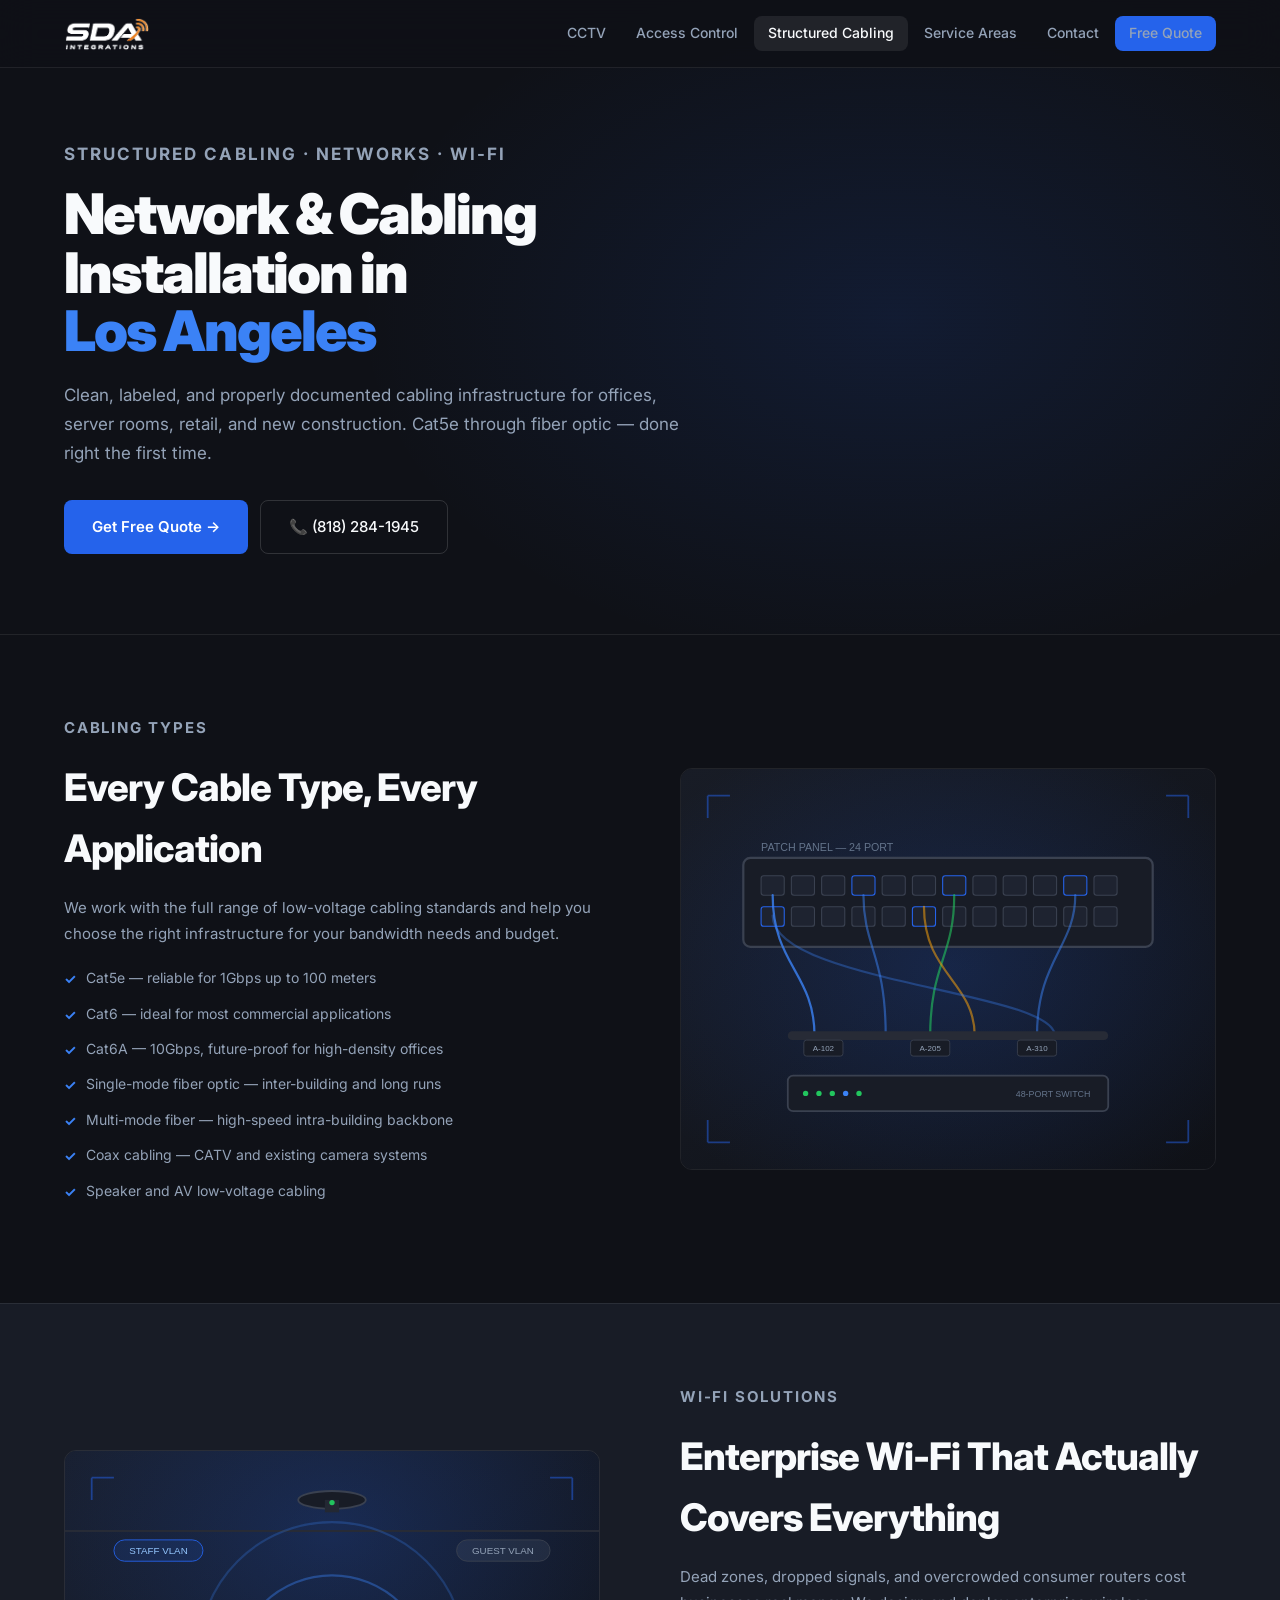
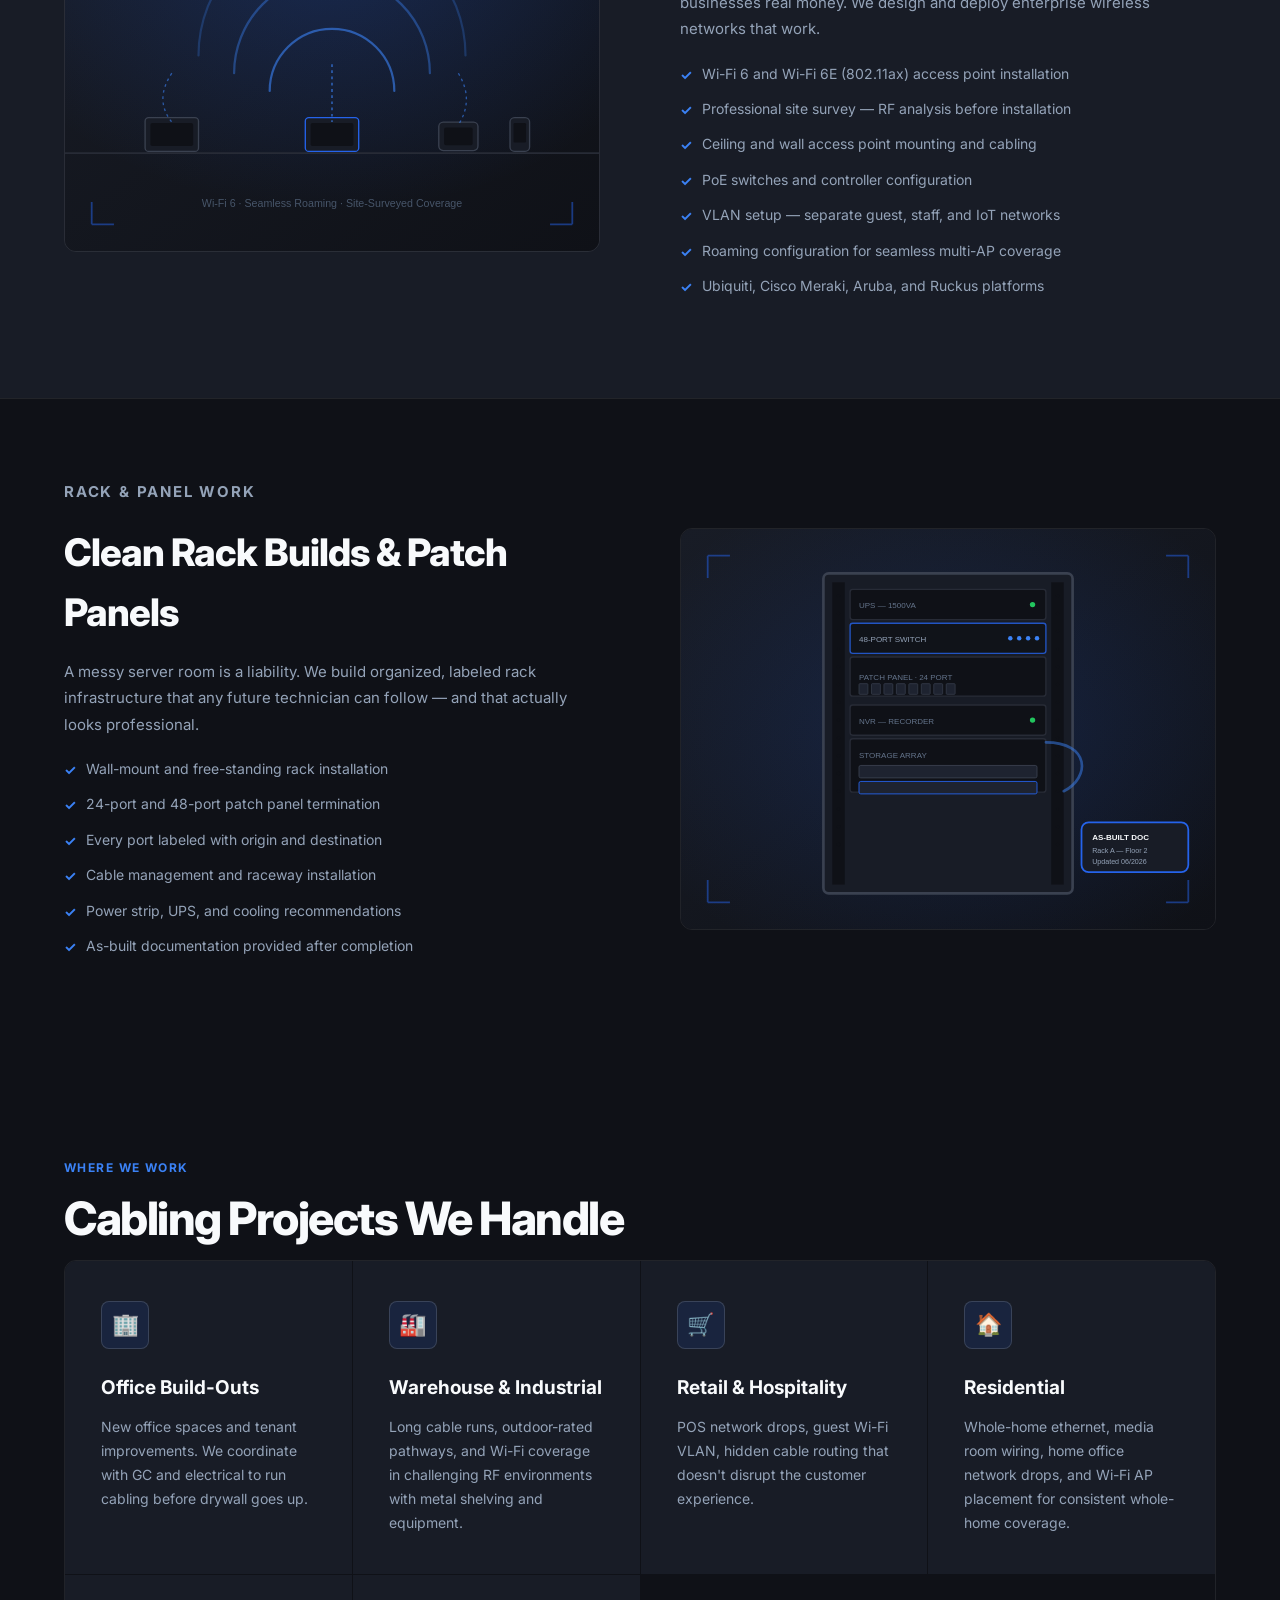
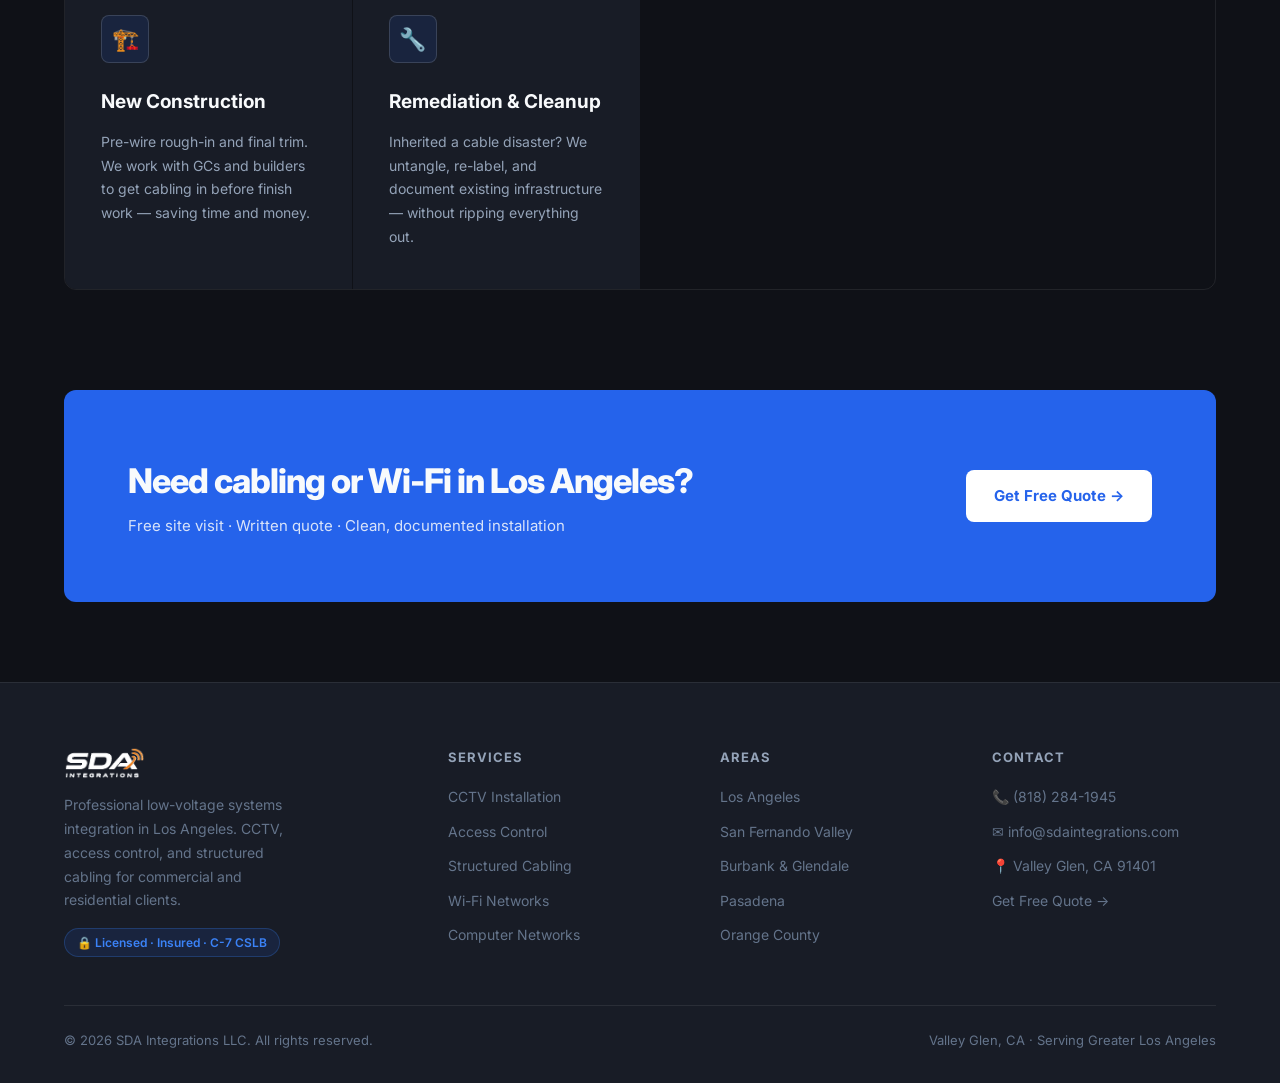
<file: pages/structured-cabling.html>
<!DOCTYPE html>
<html lang="en">
<head>
  <meta charset="UTF-8">
  <meta name="viewport" content="width=device-width, initial-scale=1.0">
  <title>Structured Cabling & Network Installation Los Angeles | SDA Integrations</title>
  <meta name="description" content="Cat5e, Cat6, Cat6A, and fiber optic cabling installation in Los Angeles. Wi-Fi networks, computer networks, rack buildouts. Free quote: (818) 284-1945.">
  <meta name="keywords" content="structured cabling Los Angeles, Cat6 installation LA, network cabling, fiber optic installation, Wi-Fi installation Los Angeles, low voltage cabling contractor">
  <link rel="icon" type="image/png" href="../images/favicon-32.png">
  <link rel="canonical" href="https://sdaintegrations.com/pages/structured-cabling">
  <meta property="og:title" content="Structured Cabling & Network Installation Los Angeles | SDA Integrations">
  <meta property="og:description" content="Cat5e, Cat6, fiber optic, and Wi-Fi network installation across Los Angeles. Professional, clean, and labeled. Free quote.">
  <meta property="og:type" content="website">
  <meta property="og:url" content="https://sdaintegrations.com/pages/structured-cabling">
  <script type="application/ld+json">
  {
    "@context": "https://schema.org",
    "@type": "Service",
    "serviceType": "Structured Cabling and Network Installation",
    "name": "Structured Cabling & Network Installation Los Angeles",
    "description": "Cat5e, Cat6, Cat6A, and fiber optic cabling installation, Wi-Fi networks, and rack buildouts in Los Angeles.",
    "provider": {
      "@type": ["LocalBusiness", "ElectricalContractor"],
      "name": "SDA Integrations",
      "telephone": "+1-818-284-1945",
      "address": {
        "@type": "PostalAddress",
        "streetAddress": "6333 Woodman Ave",
        "addressLocality": "Valley Glen",
        "addressRegion": "CA",
        "postalCode": "91401",
        "addressCountry": "US"
      }
    },
    "areaServed": ["Los Angeles","San Fernando Valley","Burbank","Glendale","Pasadena"]
  }
  </script>
  <link rel="stylesheet" href="../style.css">
</head>
<body>

<div id="nav-inject"></div>

<div class="page-hero">
  <div class="hero-bg"></div>
  <div class="scanlines"></div>
  <div class="page-hero-content">
    <p class="section-label">Structured Cabling · Networks · Wi-Fi</p>
    <h1>Network & Cabling<br>Installation in<br><span style="color:var(--blue-light)">Los Angeles</span></h1>
    <p>Clean, labeled, and properly documented cabling infrastructure for offices, server rooms, retail, and new construction. Cat5e through fiber optic — done right the first time.</p>
    <div style="margin-top:32px;display:flex;gap:12px;flex-wrap:wrap;">
      <a href="contact.html" class="btn-primary">Get Free Quote →</a>
      <a href="tel:8182841945" class="btn-secondary">📞 (818) 284-1945</a>
    </div>
  </div>
</div>

<!-- CABLING TYPES -->
<div class="content-block">
  <div>
    <p class="section-label">Cabling Types</p>
    <h2>Every Cable Type, Every Application</h2>
    <p>We work with the full range of low-voltage cabling standards and help you choose the right infrastructure for your bandwidth needs and budget.</p>
    <ul class="feature-list">
      <li>Cat5e — reliable for 1Gbps up to 100 meters</li>
      <li>Cat6 — ideal for most commercial applications</li>
      <li>Cat6A — 10Gbps, future-proof for high-density offices</li>
      <li>Single-mode fiber optic — inter-building and long runs</li>
      <li>Multi-mode fiber — high-speed intra-building backbone</li>
      <li>Coax cabling — CATV and existing camera systems</li>
      <li>Speaker and AV low-voltage cabling</li>
    </ul>
  </div>
  <div style="border-radius:var(--radius);overflow:hidden;border:1px solid var(--gray-border);">
    <img src="../images/cabling-illustration.svg" alt="Structured cabling installation with labeled patch panel in a server room" style="width:100%;display:block;">
  </div>
</div>

<!-- WIFI -->
<div class="content-block reverse" style="background:var(--black2);">
  <div>
    <p class="section-label">Wi-Fi Solutions</p>
    <h2>Enterprise Wi-Fi That Actually Covers Everything</h2>
    <p>Dead zones, dropped signals, and overcrowded consumer routers cost businesses real money. We design and deploy enterprise wireless networks that work.</p>
    <ul class="feature-list">
      <li>Wi-Fi 6 and Wi-Fi 6E (802.11ax) access point installation</li>
      <li>Professional site survey — RF analysis before installation</li>
      <li>Ceiling and wall access point mounting and cabling</li>
      <li>PoE switches and controller configuration</li>
      <li>VLAN setup — separate guest, staff, and IoT networks</li>
      <li>Roaming configuration for seamless multi-AP coverage</li>
      <li>Ubiquiti, Cisco Meraki, Aruba, and Ruckus platforms</li>
    </ul>
  </div>
  <div style="border-radius:var(--radius);overflow:hidden;border:1px solid var(--gray-border);">
    <img src="../images/wifi-illustration.svg" alt="Enterprise Wi-Fi access point installed on office ceiling in Los Angeles" style="width:100%;display:block;">
  </div>
</div>

<!-- RACK & PANEL -->
<div class="content-block">
  <div>
    <p class="section-label">Rack & Panel Work</p>
    <h2>Clean Rack Builds &amp; Patch Panels</h2>
    <p>A messy server room is a liability. We build organized, labeled rack infrastructure that any future technician can follow — and that actually looks professional.</p>
    <ul class="feature-list">
      <li>Wall-mount and free-standing rack installation</li>
      <li>24-port and 48-port patch panel termination</li>
      <li>Every port labeled with origin and destination</li>
      <li>Cable management and raceway installation</li>
      <li>Power strip, UPS, and cooling recommendations</li>
      <li>As-built documentation provided after completion</li>
    </ul>
  </div>
  <div style="border-radius:var(--radius);overflow:hidden;border:1px solid var(--gray-border);">
    <img src="../images/rack-illustration.svg" alt="Clean server rack with labeled patch panels and organized cable management" style="width:100%;display:block;">
  </div>
</div>

<!-- USE CASES -->
<section>
  <div style="max-width:1200px;margin:0 auto;">
    <p class="section-label">Where We Work</p>
    <h2 class="section-title">Cabling Projects We Handle</h2>
    <div class="services-grid" style="grid-template-columns:repeat(auto-fit,minmax(240px,1fr));">
      <div class="service-card">
        <div class="service-icon">🏢</div>
        <h3>Office Build-Outs</h3>
        <p>New office spaces and tenant improvements. We coordinate with GC and electrical to run cabling before drywall goes up.</p>
      </div>
      <div class="service-card">
        <div class="service-icon">🏭</div>
        <h3>Warehouse & Industrial</h3>
        <p>Long cable runs, outdoor-rated pathways, and Wi-Fi coverage in challenging RF environments with metal shelving and equipment.</p>
      </div>
      <div class="service-card">
        <div class="service-icon">🛒</div>
        <h3>Retail & Hospitality</h3>
        <p>POS network drops, guest Wi-Fi VLAN, hidden cable routing that doesn't disrupt the customer experience.</p>
      </div>
      <div class="service-card">
        <div class="service-icon">🏠</div>
        <h3>Residential</h3>
        <p>Whole-home ethernet, media room wiring, home office network drops, and Wi-Fi AP placement for consistent whole-home coverage.</p>
      </div>
      <div class="service-card">
        <div class="service-icon">🏗️</div>
        <h3>New Construction</h3>
        <p>Pre-wire rough-in and final trim. We work with GCs and builders to get cabling in before finish work — saving time and money.</p>
      </div>
      <div class="service-card">
        <div class="service-icon">🔧</div>
        <h3>Remediation & Cleanup</h3>
        <p>Inherited a cable disaster? We untangle, re-label, and document existing infrastructure — without ripping everything out.</p>
      </div>
    </div>
  </div>
</section>

<div class="cta-band">
  <div>
    <h2>Need cabling or Wi-Fi in Los Angeles?</h2>
    <p>Free site visit · Written quote · Clean, documented installation</p>
  </div>
  <a href="contact.html" class="btn-white">Get Free Quote →</a>
</div>

<div id="footer-inject"></div>
<script src="../shared.js"></script>
<script>
  document.getElementById('nav-inject').innerHTML = getNav('cabling', '../');
  document.getElementById('footer-inject').innerHTML = getFooter('../');
</script>
</body>
</html>
</file>
<file: style.css>
@import url('https://fonts.googleapis.com/css2?family=Inter:wght@300;400;500;600;700;800;900&display=swap');

*, *::before, *::after { box-sizing: border-box; margin: 0; padding: 0; }

:root {
  --black: #0F1117;
  --black2: #181C26;
  --blue: #2563EB;
  --blue-light: #3B82F6;
  --blue-dim: rgba(37,99,235,0.12);
  --white: #F8FAFC;
  --gray: #64748B;
  --gray-light: #94A3B8;
  --gray-border: rgba(255,255,255,0.08);
  --gray-border2: rgba(255,255,255,0.14);
  --radius: 12px;
  --radius-sm: 8px;
  --transition: 0.22s ease;
}

html { scroll-behavior: smooth; }

body {
  font-family: 'Inter', sans-serif;
  background: var(--black);
  color: var(--white);
  font-size: 16px;
  line-height: 1.6;
  -webkit-font-smoothing: antialiased;
}

a { color: inherit; text-decoration: none; }

img { max-width: 100%; display: block; }

/* ── NAV ── */
nav {
  position: fixed; top: 0; left: 0; right: 0; z-index: 100;
  display: flex; align-items: center; justify-content: space-between;
  padding: 0 5%;
  height: 68px;
  background: rgba(15,17,23,0.82);
  backdrop-filter: blur(18px);
  border-bottom: 1px solid var(--gray-border);
}

.nav-logo {
  display: flex; align-items: center; gap: 10px;
  font-weight: 800; font-size: 20px; letter-spacing: -0.5px;
}
.logo-img { height: 34px; width: auto; display: block; }
.nav-logo .logo-dot {
  width: 8px; height: 8px; border-radius: 50%;
  background: var(--blue);
  box-shadow: 0 0 10px var(--blue);
  animation: pulse 2s ease-in-out infinite;
}
@keyframes pulse { 0%,100%{opacity:1} 50%{opacity:0.5} }

.nav-links { display: flex; align-items: center; gap: 2px; }
.nav-links a {
  font-size: 14px; font-weight: 500; color: var(--gray-light);
  padding: 6px 14px; border-radius: var(--radius-sm);
  transition: all var(--transition);
}
.nav-links a:hover, .nav-links a.active { color: var(--white); background: var(--gray-border); }

.nav-cta {
  font-size: 14px; font-weight: 600;
  background: var(--blue); color: #fff;
  padding: 8px 20px; border-radius: var(--radius-sm);
  transition: background var(--transition);
}
.nav-cta:hover { background: var(--blue-light); color: #fff; }

.hamburger { display: none; flex-direction: column; gap: 5px; cursor: pointer; padding: 4px; }
.hamburger span { display: block; width: 24px; height: 2px; background: var(--white); border-radius: 2px; transition: var(--transition); }

/* ── HERO ── */
.hero {
  min-height: 100vh;
  display: flex; align-items: center;
  padding: 100px 5% 80px;
  position: relative; overflow: hidden;
}

.hero-bg {
  position: absolute; inset: 0; z-index: 0;
  background: radial-gradient(ellipse 60% 80% at 70% 50%, rgba(37,99,235,0.13) 0%, transparent 70%);
}

/* Scanline effect — camera reference */
.scanlines {
  position: absolute; inset: 0; z-index: 1; pointer-events: none;
  background: repeating-linear-gradient(
    to bottom,
    transparent 0px,
    transparent 3px,
    rgba(0,0,0,0.08) 3px,
    rgba(0,0,0,0.08) 4px
  );
  opacity: 0.4;
}

/* Corner brackets like a camera viewfinder */
.viewfinder {
  position: absolute; inset: 60px; z-index: 1; pointer-events: none;
}
.viewfinder::before, .viewfinder::after,
.viewfinder .vf-br::before, .viewfinder .vf-br::after {
  content: ''; position: absolute;
  width: 28px; height: 28px;
  border-color: rgba(37,99,235,0.35);
  border-style: solid;
}
.viewfinder::before  { top:0;    left:0;  border-width: 1.5px 0 0 1.5px; }
.viewfinder::after   { top:0;    right:0; border-width: 1.5px 1.5px 0 0; }
.viewfinder .vf-br::before { bottom:0; left:0;  border-width: 0 0 1.5px 1.5px; }
.viewfinder .vf-br::after  { bottom:0; right:0; border-width: 0 1.5px 1.5px 0; }

.hero-content { position: relative; z-index: 2; max-width: 680px; }

.hero-badge {
  display: inline-flex; align-items: center; gap: 7px;
  font-size: 12px; font-weight: 600; letter-spacing: 0.08em; text-transform: uppercase;
  color: var(--blue-light);
  border: 1px solid rgba(59,130,246,0.3);
  padding: 5px 14px; border-radius: 100px;
  margin-bottom: 28px;
}
.hero-badge .live-dot {
  width: 6px; height: 6px; border-radius: 50%; background: #22C55E;
  animation: pulse 1.4s ease-in-out infinite;
}

.hero h1 {
  font-size: clamp(40px, 6vw, 72px);
  font-weight: 900; line-height: 1.05;
  letter-spacing: -2px;
  margin-bottom: 24px;
}
.hero h1 span { color: var(--blue-light); }

.hero p {
  font-size: 18px; color: var(--gray-light); line-height: 1.7;
  margin-bottom: 40px; max-width: 540px;
}

.hero-actions { display: flex; align-items: center; gap: 16px; flex-wrap: wrap; }

.btn-primary {
  display: inline-flex; align-items: center; gap: 8px;
  background: var(--blue); color: #fff;
  font-size: 15px; font-weight: 600;
  padding: 14px 28px; border-radius: var(--radius-sm);
  transition: all var(--transition);
  border: none; cursor: pointer;
}
.btn-primary:hover { background: var(--blue-light); transform: translateY(-1px); }

.btn-secondary {
  display: inline-flex; align-items: center; gap: 8px;
  color: var(--white); font-size: 15px; font-weight: 500;
  padding: 14px 28px; border-radius: var(--radius-sm);
  border: 1px solid var(--gray-border2);
  transition: all var(--transition);
}
.btn-secondary:hover { border-color: var(--blue); color: var(--blue-light); }

.hero-stats {
  position: relative; z-index: 2;
  display: grid; grid-template-columns: repeat(3,1fr); gap: 1px;
  margin-top: 80px;
  border: 1px solid var(--gray-border);
  border-radius: var(--radius); overflow: hidden;
}
.hero-stat {
  padding: 28px; background: rgba(255,255,255,0.025);
  text-align: center;
}
.hero-stat strong { display: block; font-size: 36px; font-weight: 800; color: var(--white); letter-spacing: -1px; }
.hero-stat span { font-size: 13px; color: var(--gray); margin-top: 4px; display: block; }

/* ── SECTIONS ── */
section { padding: 100px 5%; }

.section-label {
  font-size: 12px; font-weight: 700; letter-spacing: 0.12em; text-transform: uppercase;
  color: var(--blue-light); margin-bottom: 16px;
}

.section-title {
  font-size: clamp(28px, 4vw, 46px);
  font-weight: 800; line-height: 1.1; letter-spacing: -1.5px;
  margin-bottom: 16px;
}

.section-sub {
  font-size: 17px; color: var(--gray-light); line-height: 1.7;
  max-width: 520px; margin-bottom: 56px;
}

/* ── SERVICES GRID ── */
.services-grid {
  display: grid;
  grid-template-columns: repeat(auto-fit, minmax(300px,1fr));
  gap: 1px;
  border: 1px solid var(--gray-border);
  border-radius: var(--radius); overflow: hidden;
}

.service-card {
  background: var(--black2);
  padding: 40px 36px;
  transition: background var(--transition);
  display: flex; flex-direction: column;
  position: relative; overflow: hidden;
}
.service-card::after {
  content: ''; position: absolute;
  bottom: 0; left: 0; right: 0; height: 2px;
  background: var(--blue);
  transform: scaleX(0); transform-origin: left;
  transition: transform 0.3s ease;
}
.service-card:hover { background: rgba(37,99,235,0.06); }
.service-card:hover::after { transform: scaleX(1); }

.service-icon {
  width: 48px; height: 48px;
  border: 1px solid var(--gray-border2);
  border-radius: var(--radius-sm);
  display: flex; align-items: center; justify-content: center;
  margin-bottom: 24px; font-size: 22px;
  background: var(--blue-dim);
}

.service-card h3 { font-size: 19px; font-weight: 700; margin-bottom: 12px; }
.service-card p  { font-size: 14px; color: var(--gray-light); line-height: 1.7; flex: 1; }
.service-link {
  display: inline-flex; align-items: center; gap: 6px;
  font-size: 13px; font-weight: 600; color: var(--blue-light);
  margin-top: 24px; transition: gap var(--transition);
}
.service-link:hover { gap: 10px; }

/* ── WHY US ── */
.why-grid {
  display: grid; grid-template-columns: repeat(auto-fit, minmax(220px,1fr));
  gap: 32px; margin-top: 0;
}
.why-item { padding: 0; }
.why-num {
  font-size: 42px; font-weight: 900; letter-spacing: -2px;
  color: var(--blue); opacity: 0.8; line-height: 1;
  margin-bottom: 10px;
}
.why-item h4 { font-size: 16px; font-weight: 700; margin-bottom: 8px; }
.why-item p  { font-size: 14px; color: var(--gray-light); line-height: 1.65; }

/* ── PROCESS ── */
.process-list { display: flex; flex-direction: column; gap: 0; }
.process-step {
  display: grid; grid-template-columns: 60px 1fr;
  gap: 28px; padding: 32px 0;
  border-bottom: 1px solid var(--gray-border);
  align-items: start;
}
.process-step:last-child { border-bottom: none; }
.step-num {
  font-size: 13px; font-weight: 700; color: var(--blue-light);
  letter-spacing: 0.05em; padding-top: 4px;
}
.process-step h4 { font-size: 18px; font-weight: 700; margin-bottom: 8px; }
.process-step p  { font-size: 14px; color: var(--gray-light); line-height: 1.7; }

/* ── SERVICE AREAS ── */
.areas-grid {
  display: grid; grid-template-columns: repeat(auto-fill, minmax(160px,1fr));
  gap: 10px;
}
.area-tag {
  padding: 12px 18px; border-radius: var(--radius-sm);
  border: 1px solid var(--gray-border);
  font-size: 14px; font-weight: 500; color: var(--gray-light);
  text-align: center; transition: all var(--transition);
}
.area-tag:hover { border-color: var(--blue); color: var(--white); background: var(--blue-dim); }

/* ── CTA BAND ── */
.cta-band {
  background: var(--blue);
  border-radius: var(--radius);
  padding: 64px 5%;
  display: flex; align-items: center; justify-content: space-between;
  gap: 32px; flex-wrap: wrap;
  margin: 0 5% 80px;
}
.cta-band h2 { font-size: clamp(22px, 3vw, 34px); font-weight: 800; letter-spacing: -1px; }
.cta-band p  { font-size: 15px; opacity: 0.85; margin-top: 6px; }
.btn-white {
  display: inline-flex; align-items: center; gap: 8px;
  background: #fff; color: var(--blue);
  font-size: 15px; font-weight: 700;
  padding: 14px 28px; border-radius: var(--radius-sm);
  transition: all var(--transition); white-space: nowrap;
}
.btn-white:hover { background: var(--white); transform: translateY(-1px); }

/* ── TESTIMONIALS ── */
.testimonials-grid {
  display: grid; grid-template-columns: repeat(auto-fit, minmax(280px,1fr));
  gap: 20px;
}
.testimonial {
  background: var(--black2);
  border: 1px solid var(--gray-border);
  border-radius: var(--radius);
  padding: 32px;
}
.stars { color: #FBBF24; font-size: 14px; margin-bottom: 16px; }
.testimonial p { font-size: 15px; color: var(--gray-light); line-height: 1.7; margin-bottom: 20px; }
.testimonial-author { font-size: 14px; font-weight: 600; color: var(--white); }
.testimonial-role   { font-size: 13px; color: var(--gray); margin-top: 2px; }

/* ── CONTACT FORM ── */
.contact-grid {
  display: grid; grid-template-columns: 1fr 1.2fr;
  gap: 80px; align-items: start;
}
.contact-info h2 { font-size: 36px; font-weight: 800; letter-spacing: -1px; margin-bottom: 16px; }
.contact-info p  { font-size: 16px; color: var(--gray-light); line-height: 1.7; margin-bottom: 40px; }
.contact-detail {
  display: flex; align-items: flex-start; gap: 16px;
  margin-bottom: 28px;
}
.contact-detail-icon {
  width: 40px; height: 40px; border-radius: var(--radius-sm);
  background: var(--blue-dim); border: 1px solid rgba(59,130,246,0.2);
  display: flex; align-items: center; justify-content: center;
  font-size: 18px; flex-shrink: 0;
}
.contact-detail strong { display: block; font-size: 14px; font-weight: 600; margin-bottom: 3px; }
.contact-detail span  { font-size: 14px; color: var(--gray-light); }

.form { display: flex; flex-direction: column; gap: 16px; }
.form-row { display: grid; grid-template-columns: 1fr 1fr; gap: 16px; }

.field { display: flex; flex-direction: column; gap: 7px; }
.field label { font-size: 13px; font-weight: 600; color: var(--gray-light); }
.field input, .field select, .field textarea {
  background: var(--black2);
  border: 1px solid var(--gray-border2);
  border-radius: var(--radius-sm);
  color: var(--white);
  font-family: 'Inter', sans-serif;
  font-size: 14px;
  padding: 12px 16px;
  transition: border-color var(--transition);
  outline: none;
}
.field input:focus, .field select:focus, .field textarea:focus {
  border-color: var(--blue);
}
.field select option { background: var(--black2); }
.field textarea { resize: vertical; min-height: 120px; }

.form-submit {
  width: 100%; padding: 15px;
  background: var(--blue); color: #fff;
  font-size: 15px; font-weight: 700;
  border: none; border-radius: var(--radius-sm);
  cursor: pointer; transition: background var(--transition);
}
.form-submit:hover { background: var(--blue-light); }

/* ── PAGE HERO (inner pages) ── */
.page-hero {
  padding: 140px 5% 80px;
  position: relative; overflow: hidden;
}
.page-hero .scanlines { opacity: 0.25; }
.page-hero-content { position: relative; z-index: 2; max-width: 640px; }
.page-hero h1 {
  font-size: clamp(32px, 5vw, 56px);
  font-weight: 900; letter-spacing: -2px; line-height: 1.05;
  margin-bottom: 20px;
}
.page-hero p { font-size: 17px; color: var(--gray-light); line-height: 1.7; }

/* ── CONTENT SECTIONS ── */
.content-block {
  display: grid; grid-template-columns: 1fr 1fr;
  gap: 80px; align-items: center;
  padding: 80px 5%;
  border-top: 1px solid var(--gray-border);
}
.content-block.reverse { direction: rtl; }
.content-block.reverse > * { direction: ltr; }
.content-block h2 { font-size: clamp(24px,3.5vw,38px); font-weight: 800; letter-spacing:-1px; margin-bottom: 16px; }
.content-block p  { font-size: 15px; color: var(--gray-light); line-height: 1.75; margin-bottom: 16px; }

.feature-list { list-style: none; display: flex; flex-direction: column; gap: 12px; margin: 20px 0; }
.feature-list li {
  display: flex; align-items: flex-start; gap: 10px;
  font-size: 14px; color: var(--gray-light); line-height: 1.6;
}
.feature-list li::before {
  content: '✓'; color: var(--blue-light);
  font-weight: 700; flex-shrink: 0; margin-top: 1px;
}

.img-placeholder {
  border-radius: var(--radius);
  background: var(--black2);
  border: 1px solid var(--gray-border);
  aspect-ratio: 4/3;
  display: flex; flex-direction: column; align-items: center; justify-content: center;
  gap: 12px; color: var(--gray);
  font-size: 48px;
  position: relative; overflow: hidden;
}
.img-placeholder::after {
  content: ''; position: absolute; inset: 0;
  background: repeating-linear-gradient(
    to bottom, transparent 0, transparent 3px,
    rgba(0,0,0,0.06) 3px, rgba(0,0,0,0.06) 4px
  );
}
.img-placeholder span { font-size: 13px; color: var(--gray); font-weight: 500; position: relative; z-index: 1; }

/* ── FOOTER ── */
footer {
  background: var(--black2);
  border-top: 1px solid var(--gray-border);
  padding: 64px 5% 32px;
}
.footer-top {
  display: grid; grid-template-columns: 1.5fr 1fr 1fr 1fr;
  gap: 48px; margin-bottom: 48px;
}
.footer-brand p { font-size: 14px; color: var(--gray); line-height: 1.7; margin-top: 12px; max-width: 240px; }
footer h4 { font-size: 13px; font-weight: 700; text-transform: uppercase; letter-spacing: 0.08em; color: var(--gray-light); margin-bottom: 16px; }
footer ul { list-style: none; display: flex; flex-direction: column; gap: 9px; }
footer ul a { font-size: 14px; color: var(--gray); transition: color var(--transition); }
footer ul a:hover { color: var(--white); }
.footer-bottom {
  border-top: 1px solid var(--gray-border);
  padding-top: 24px;
  display: flex; justify-content: space-between; align-items: center;
  flex-wrap: wrap; gap: 12px;
  font-size: 13px; color: var(--gray);
}
.footer-badge {
  display: inline-flex; align-items: center; gap: 6px;
  font-size: 12px; font-weight: 600; color: var(--blue-light);
  background: var(--blue-dim); border: 1px solid rgba(59,130,246,0.25);
  padding: 4px 12px; border-radius: 100px;
}

/* ── SUCCESS / ALERT ── */
.alert-success {
  background: rgba(34,197,94,0.1); border: 1px solid rgba(34,197,94,0.25);
  border-radius: var(--radius-sm); padding: 14px 18px;
  font-size: 14px; color: #4ADE80; display: none;
}

/* ── RESPONSIVE ── */
@media (max-width: 900px) {
  .footer-top { grid-template-columns: 1fr 1fr; }
  .contact-grid { grid-template-columns: 1fr; }
  .content-block { grid-template-columns: 1fr; gap: 40px; }
  .content-block.reverse { direction: ltr; }
  .hero-stats { grid-template-columns: 1fr; }
}

@media (max-width: 640px) {
  nav { padding: 0 4%; }
  .nav-links, .nav-cta { display: none; }
  .hamburger { display: flex; }
  .nav-links.open {
    display: flex; flex-direction: column;
    position: fixed; top: 68px; left: 0; right: 0;
    background: var(--black2); border-bottom: 1px solid var(--gray-border);
    padding: 16px 5%; gap: 4px;
  }
  .nav-links.open .nav-cta { display: block; margin-top: 8px; text-align: center; }
  .hero { padding: 100px 4% 60px; }
  .hero h1 { letter-spacing: -1px; }
  .hero-actions { flex-direction: column; align-items: flex-start; }
  section { padding: 70px 4%; }
  .form-row { grid-template-columns: 1fr; }
  .footer-top { grid-template-columns: 1fr; gap: 32px; }
  .cta-band { margin: 0 4% 60px; }
  .viewfinder { inset: 20px; }
}

@media (prefers-reduced-motion: reduce) {
  *, .nav-logo .logo-dot, .hero-badge .live-dot { animation: none !important; }
}
</file>
